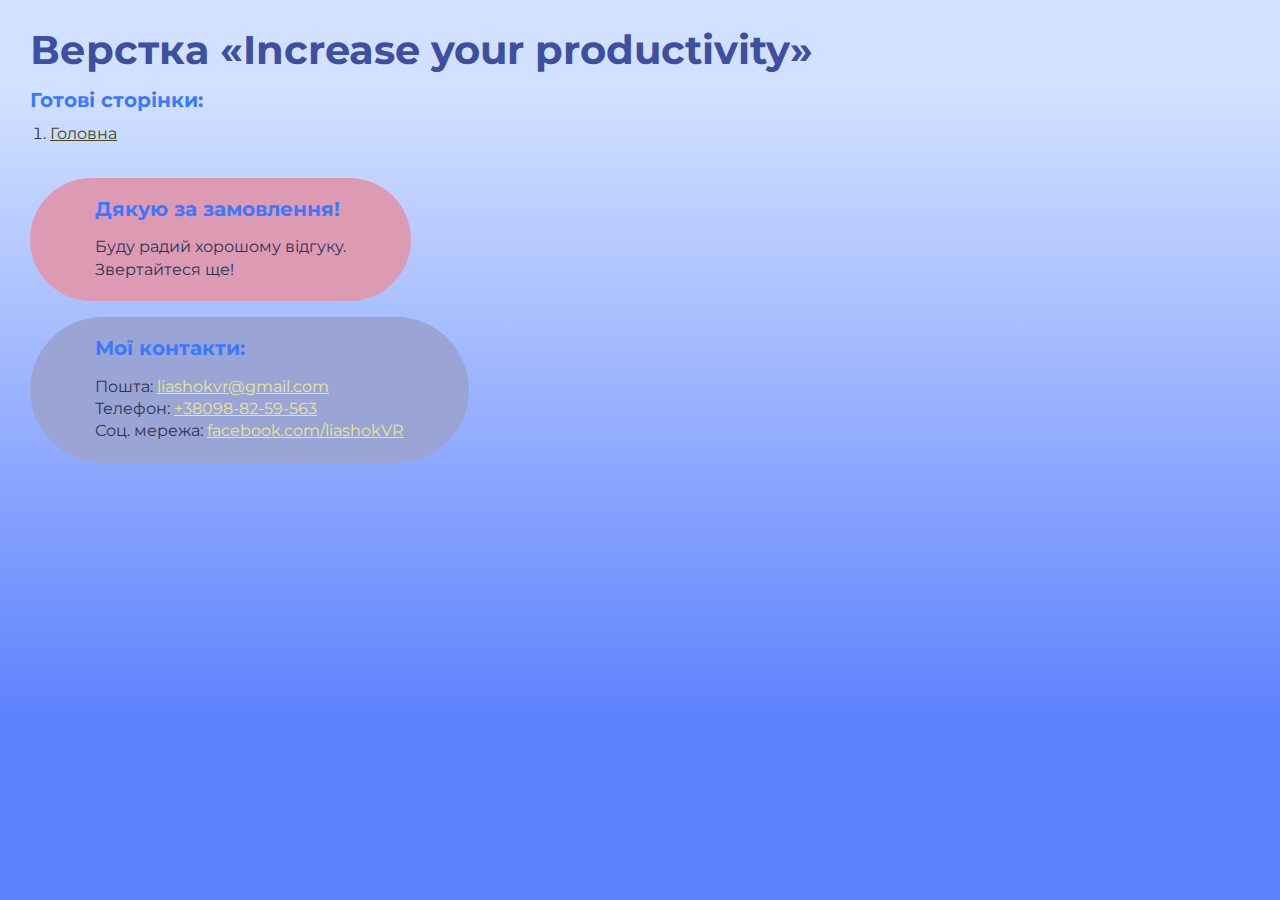
<file: index.html>
<!DOCTYPE html>
<html>

<head>
	<meta charset="UTF-8" />
	<meta name="viewport" content="width=device-width, initial-scale=1.0" />
	<title>Верстка «Increase your productivity»</title>
</head>

<body>
	<div class="rootpage">
		<h1>Верстка «Increase your productivity»</h1>

		<h2>Готові сторінки:</h2>
		<ol class="rootpage__list">
			<li><a target="_blank" href="home.html">Головна</a></li>
		</ol>

		<div class="rootpage__tnx">
			<h2>Дякую за замовлення!</h2>
			<p>Буду радий хорошому відгуку.</p>
			<p>Звертайтеся ще!</p>
		</div>
		<div class="rootpage__contacts">
			<h2>Мої контакти:</h2>
			<p>
				Пошта: <a href="mailto:liashokvr@gmail.com">liashokvr@gmail.com</a>
			</p>
			<p>Телефон: <a href="tel:+380988259563">+38098-82-59-563</a></p>
			<p>Соц. мережа: <a href="">facebook.com/liashokVR</a></p>
		</div>
	</div>
</body>
<style>
	@charset "UTF-8";
	@import url("https://fonts.googleapis.com/css?family=Montserrat:regular,700&display=swap");

	*,
	*::before,
	*::after {
		padding: 0px;
		margin: 0px;
		border: 0px;
		box-sizing: border-box;
	}

	html,
	body {
		height: 100%;
		margin: 0;
		padding: 0;
		min-width: 320px;
		width: 100%;
		color: #2d3453;
		background: #d2e1ff;
		background: linear-gradient(180deg, #d2e1ff 10%, #5e81fe 80%);
	}

	body {
		font-family: Montserrat;
		font-size: 100%;
		line-height: 1;
		font-size: 1rem;
	}

	a {
		text-decoration: underline;
		color: #47451e;
	}

	a:visited {
		text-decoration: underline;
		color: #72715e;
	}

	a:hover {
		text-decoration: none;
	}

	ul li {
		list-style: none;
	}

	img {
		vertical-align: top;
	}

	.wrapper {
		width: 100%;
		min-height: 100%;
		overflow: hidden;
	}

	.rootpage {
		padding: 30px;
		display: flex;
		flex-direction: column;
		align-items: flex-start;
	}

	@media (max-width: 767px) {
		.rootpage {
			padding: 30px 15px;
		}
	}

	h1 {
		color: #3d4f9f;
		font-size: 2.5rem;
		margin: 0px 0px 1.25rem 0px;
	}

	@media (max-width: 767px) {
		h1 {
			font-size: 1.85rem;
			margin: 0px 0px 1.25rem 0px;
		}
	}

	h2 {
		color: #3a79ff;
		font-size: 1.25rem;
		margin: 0px 0px 1rem 0px;
	}

	@media (max-width: 767px) {
		h2 {
			font-size: 1.125rem;
			margin: 0px 0px 1rem 0px;
		}
	}

	.rootpage__info {
		line-height: 140%;
		margin: 0px 0px 1.5rem 0px;
	}

	.rootpage__list {
		margin: 0px 0px 2.25rem 1.25rem;
	}

	.rootpage__list li:not(:last-child) {
		margin: 0px 0px 15px 0px;
	}

	.rootpage__contacts,
	.rootpage__tnx {
		border-radius: 200px;
		padding: 20px 65px;
		line-height: 140%;
	}

	@media (max-width: 767px) {

		.rootpage__contacts,
		.rootpage__tnx {
			border-radius: 40px;
			padding: 20px;
		}
	}

	.rootpage__contacts {
		background: #9aa5d6;
	}

	.rootpage__contacts a {
		color: #ebe691;
	}

	.rootpage__tnx {
		background: rgb(221, 154, 179);
		margin: 0px 0px 1rem 0px;
	}
</style>

</html>
</file>
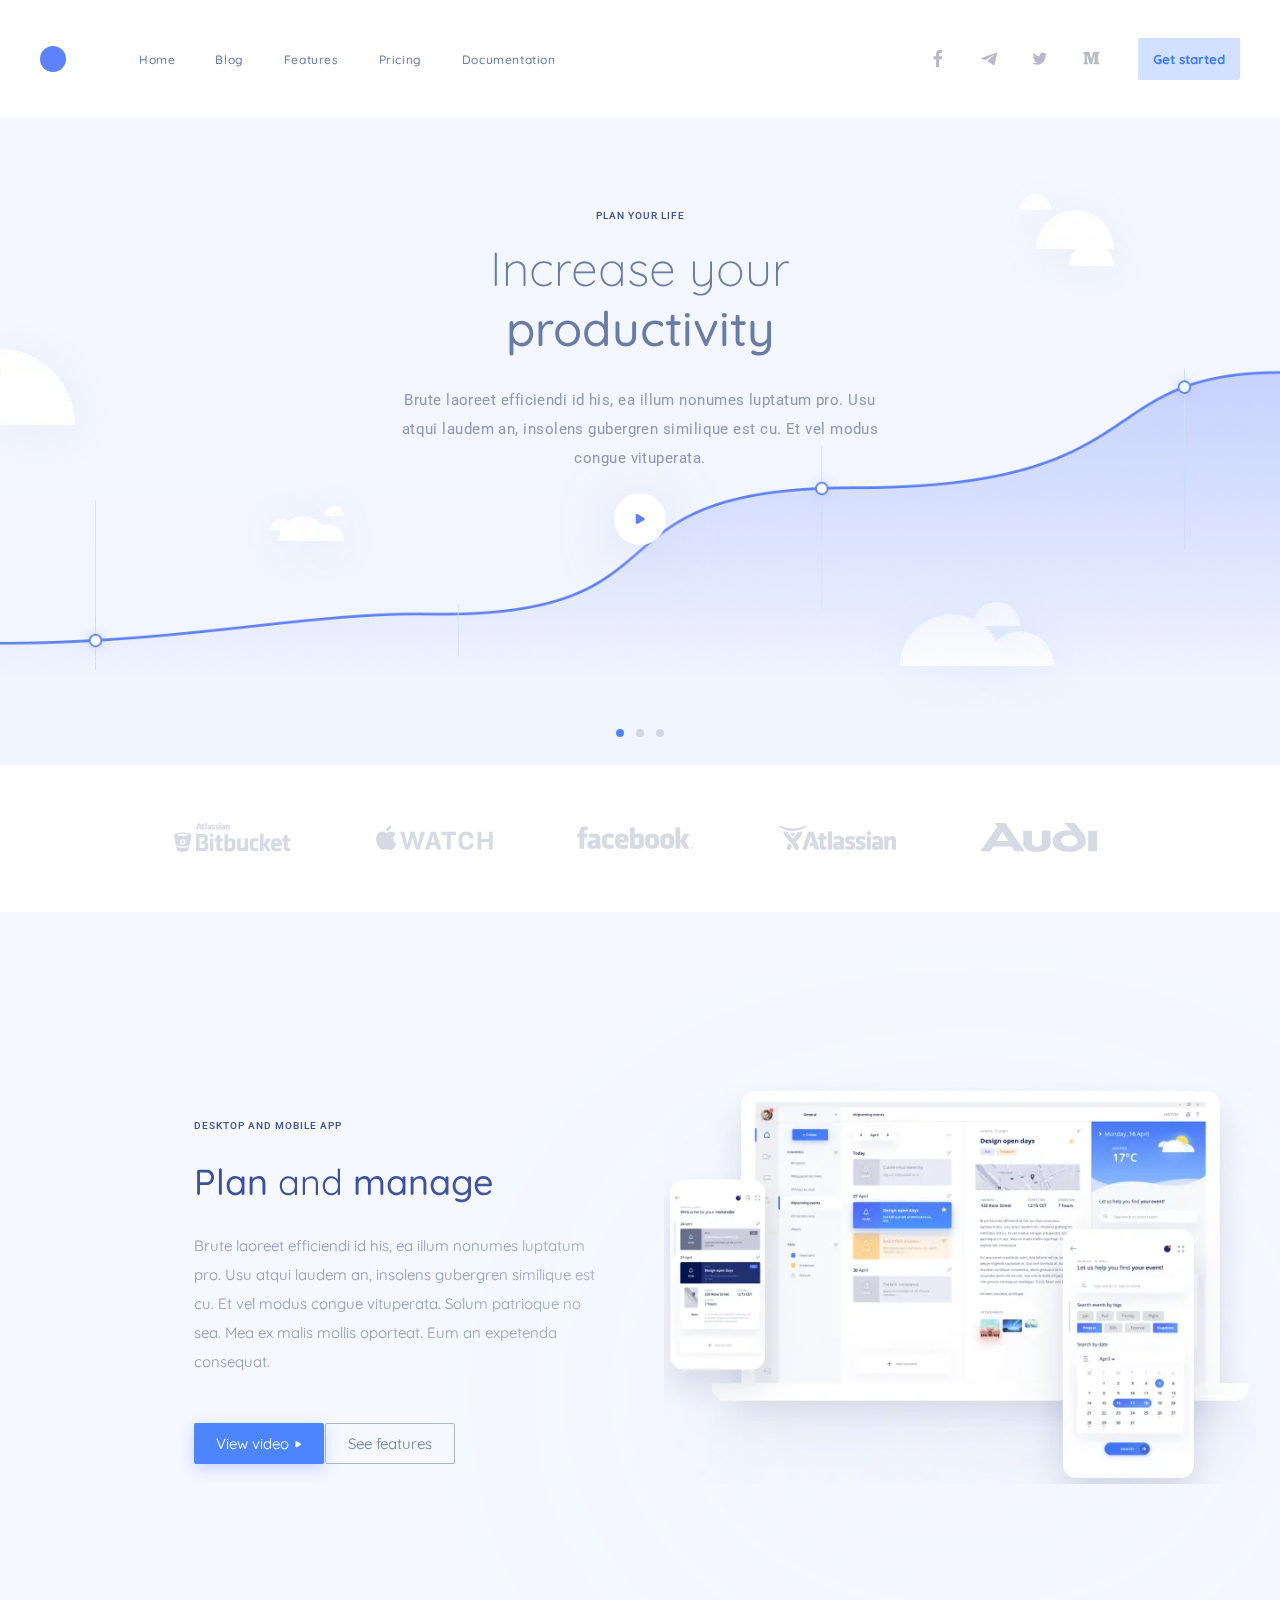
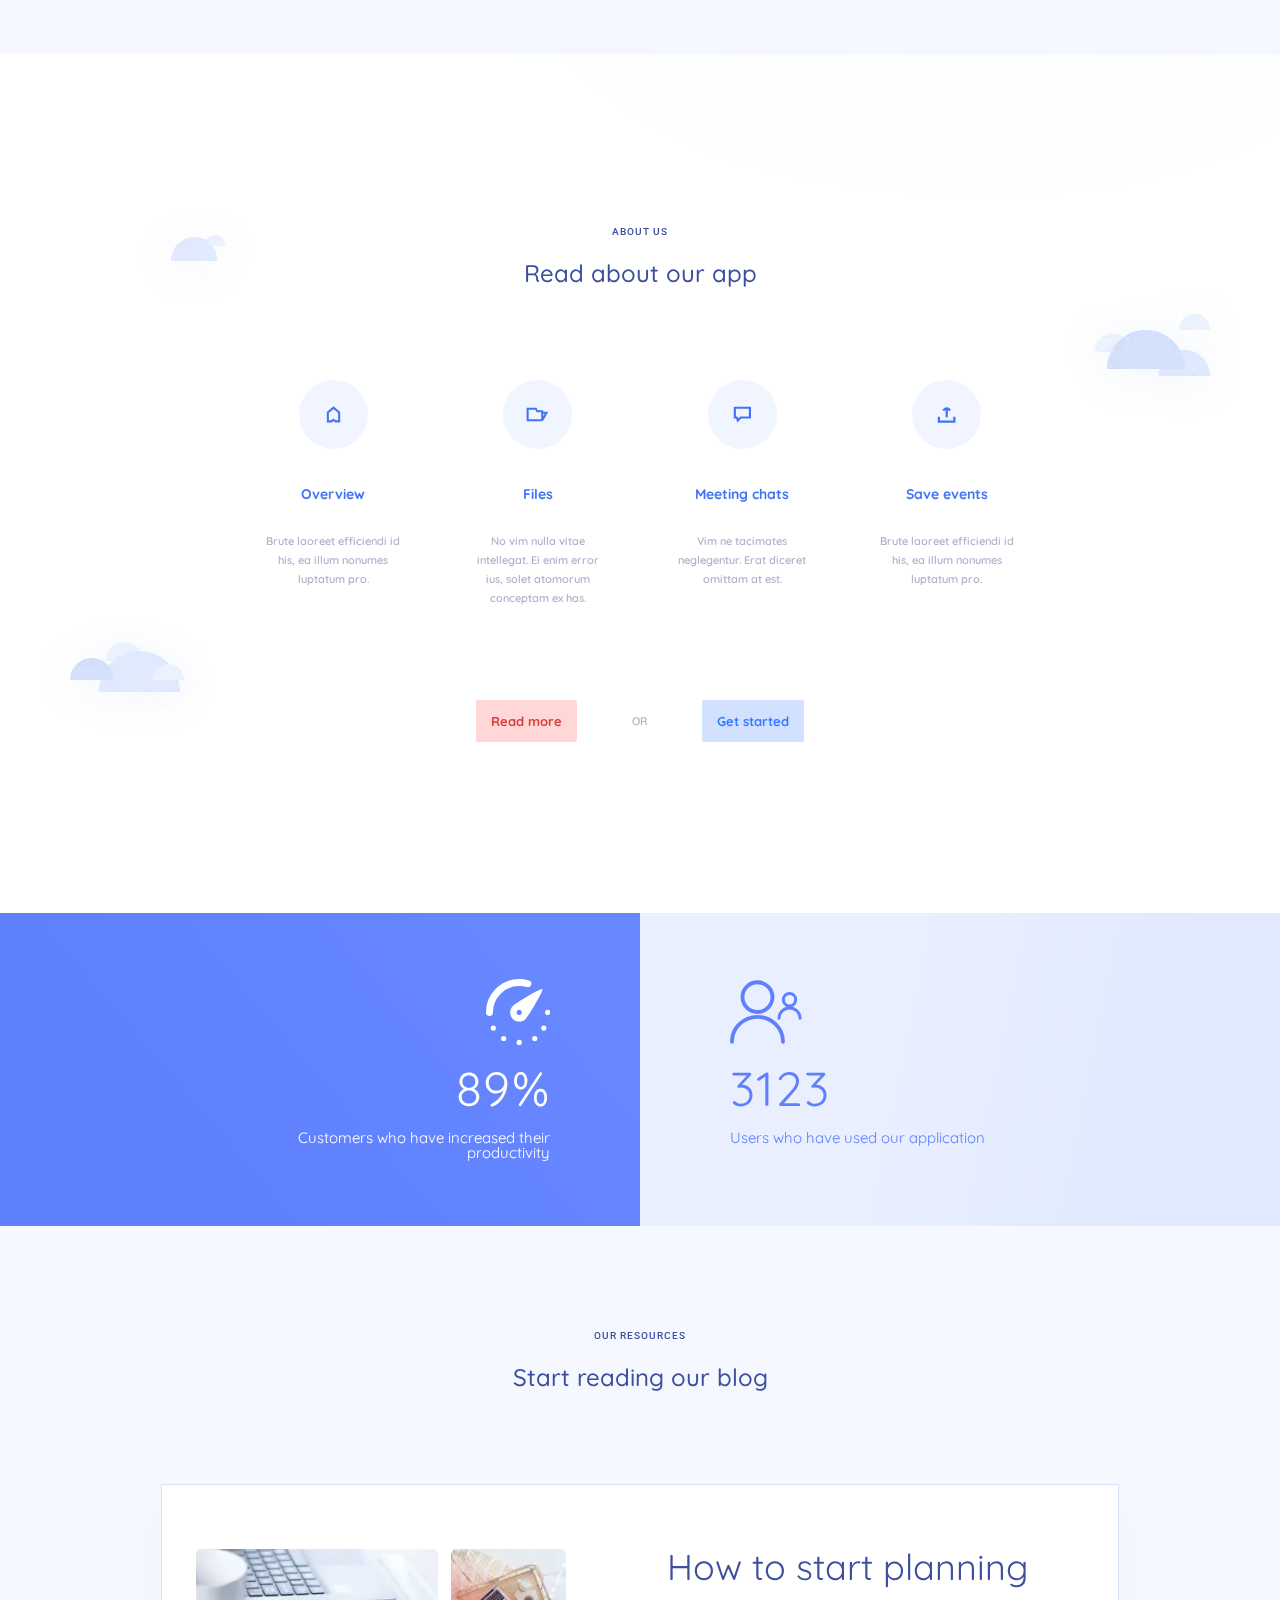
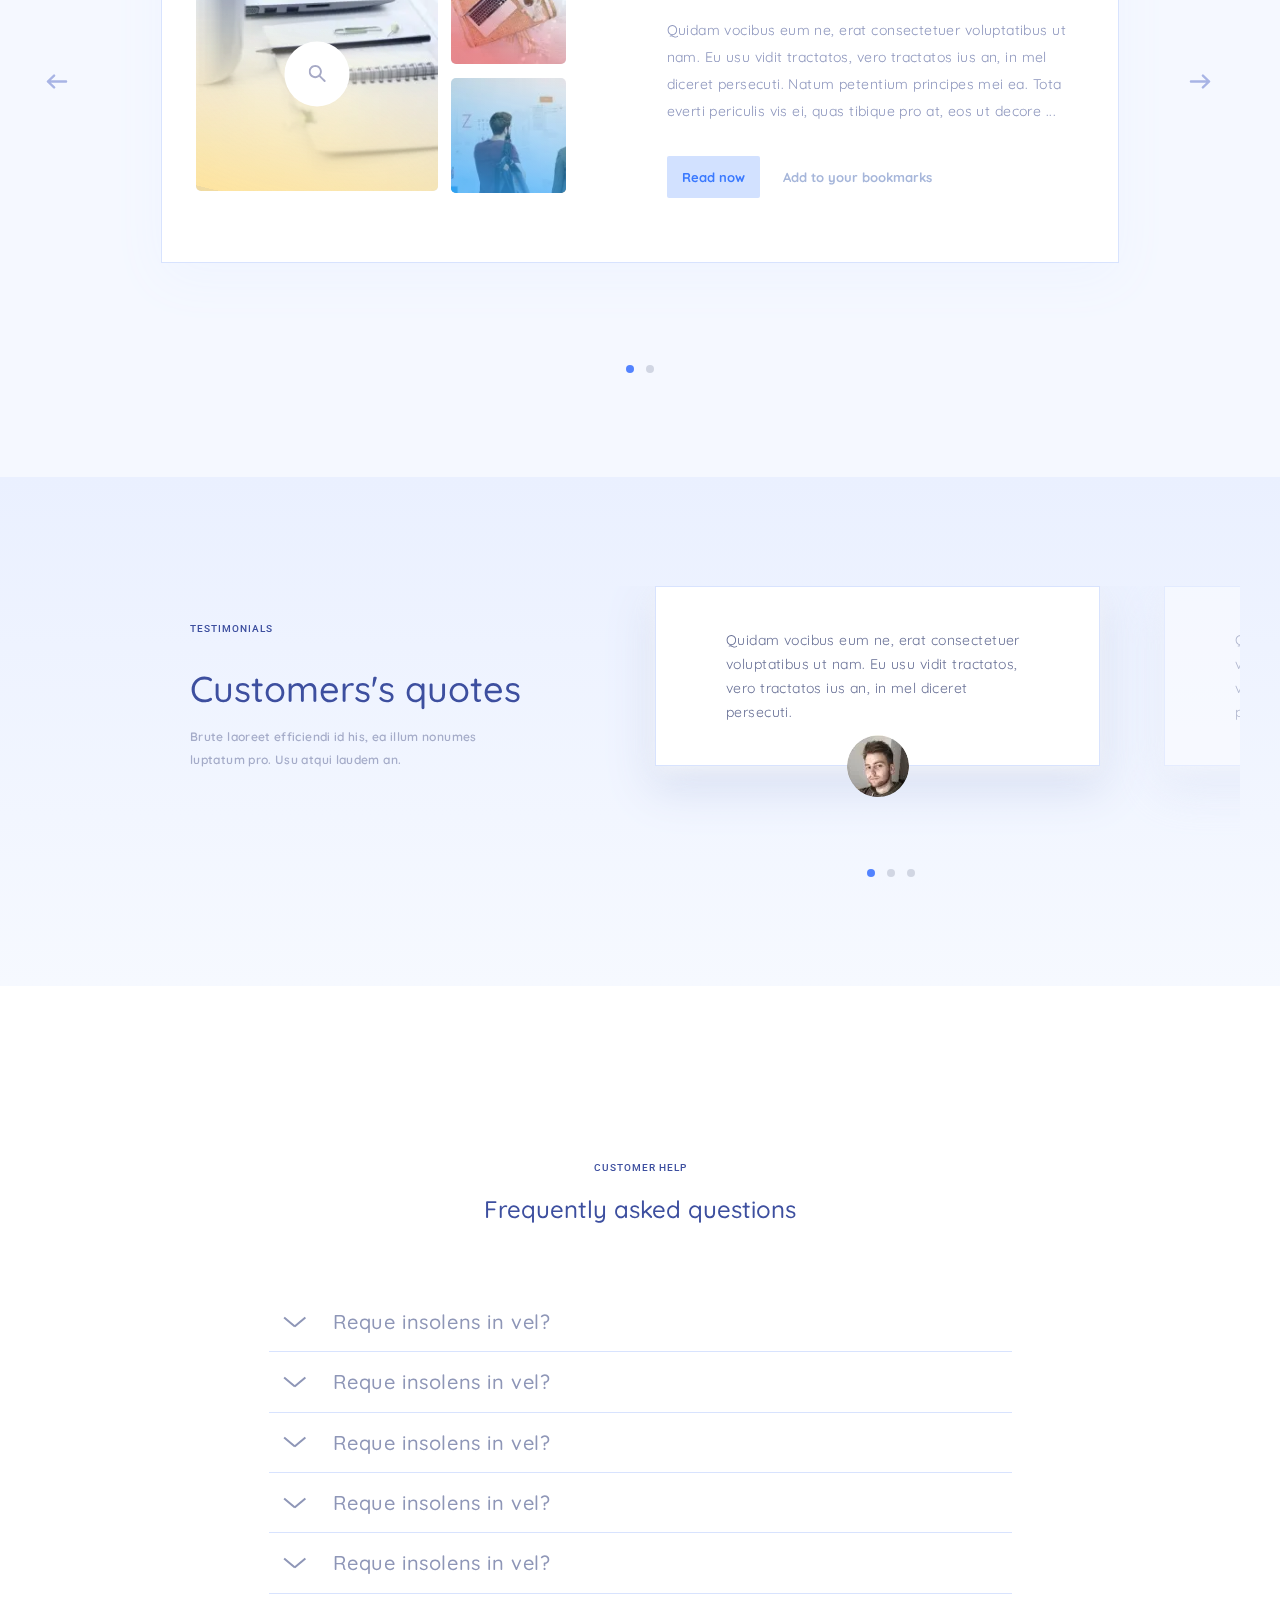
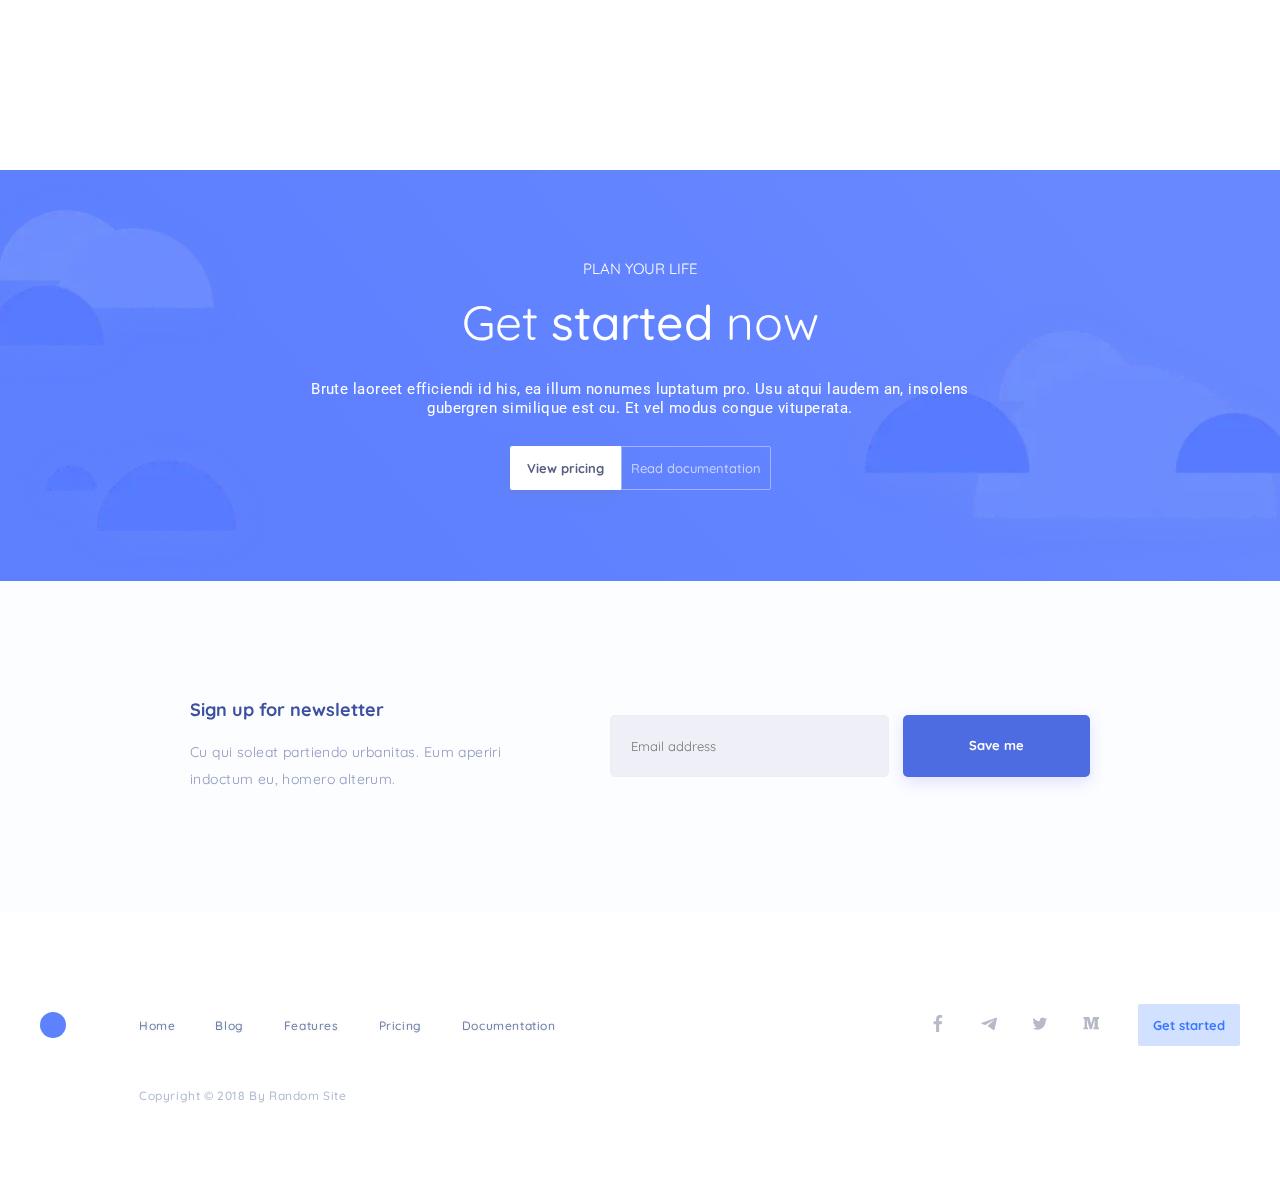
<file: home.html>
<!DOCTYPE html>
<html lang="ru">

<head>
	<title>Main</title>
	<meta charset="UTF-8">
	<meta name="format-detection" content="telephone=no">
	<!-- <style>body{opacity: 0;}</style> -->
	<link rel="stylesheet" href="css/style.min.css?_v=20220625151708">
	<link rel="shortcut icon" href="favicon.ico">
	<!-- <meta name="robots" content="noindex, nofollow"> -->
	<meta name="viewport" content="width=device-width, initial-scale=1.0">
</head>

<body>
	<div class="wrapper">
		<header data-scroll="110" data-scroll-show class="header">
			<div class="header__container">
				<a href="" class="header__logo"></a>
				<div class="header__menu menu">
					<nav class="menu__body">
						<ul class="menu__list">
							<li class="menu__item"><a href="" class="menu__link">Home</a></li>
							<li class="menu__item"><a href="" class="menu__link">Blog</a></li>
							<li class="menu__item"><a href="" class="menu__link">Features</a></li>
							<li class="menu__item"><a href="" class="menu__link">Pricing</a></li>
							<li class="menu__item">
								<a href="" class="menu__link">Documentation</a>
							</li>
						</ul>
					</nav>
				</div>
				<div class="header__block">
					<div data-da=".menu__body, 767.98, last" class="header__social social">
						<a href="" class="social__item">
							<svg class="social__svg">
								<use xlink:href="img/icons/icons.svg#svg-facebook"></use>
							</svg>
						</a>
						<a href="" class="social__item">
							<svg class="social__svg">
								<use xlink:href="img/icons/icons.svg#svg-telegram"></use>
							</svg>
						</a>
						<a href="" class="social__item">
							<svg class="social__svg">
								<use xlink:href="img/icons/icons.svg#svg-twitter"></use>
							</svg>
						</a>
						<a href="" class="social__item">
							<svg class="social__svg">
								<use xlink:href="img/icons/icons.svg#svg-medium"></use>
							</svg>
						</a>
					</div>
					<a href="" class="header__button button">Get started</a>
				</div>
				<button type="button" class="menu__icon icon-menu"><span></span></button>
			</div>
		</header>

		<main class="page">
			<section class="page__main main">
				<!-- Оболочка слайдера -->
				<div class="main__slider swiper">
					<!-- Двигающееся часть слайдера -->
					<div class="main__wrapper swiper-wrapper">
						<!-- Слайд -->
						<div class="main__slide swiper-slide slide-main">
							<div class="slide-main__body">
								<div class="slide-main__container">
									<div class="slide-main__content">
										<div class="slide-main__subtitle subtitle">
											PLAN YOUR LIFE
										</div>
										<h1 class="slide-main__title">
											Increase your <span>productivity</span>
										</h1>
										<div class="slide-main__text">
											Brute laoreet efficiendi id his, ea illum nonumes
											luptatum pro. Usu atqui laudem an, insolens gubergren
											similique est cu. Et vel modus congue vituperata.
										</div>
										<a href="#" data-popup="#video" data-popup-youtube="hEiV0jyCcUc" class="slide-main__button">
											<svg class="slide-main__svg">
												<use xlink:href="img/icons/icons.svg#svg-triangle"></use>
											</svg>
										</a>
									</div>
								</div>
							</div>
							<div class="slide-main__media media-main">
								<div class="media-main__clouds">
									<picture><source srcset="img/main/01.webp" type="image/webp"><img data-prlx-mouse data-prlx-cx="20" data-prlx-dxy class="media-main__cloud media-main__cloud-1" src="img/main/01.png" alt="" /></picture>
									<picture><source srcset="img/main/02.webp" type="image/webp"><img data-prlx-mouse data-prlx-cy="40" data-prlx-cx="60" class="media-main__cloud media-main__cloud-2" src="img/main/02.png" alt="" /></picture>
									<picture><source srcset="img/main/03.webp" type="image/webp"><img data-prlx-mouse data-prlx-cy="120" data-prlx-cx="80" data-prlx-dxr class="media-main__cloud media-main__cloud-3" src="img/main/03.png" alt="" /></picture>
									<picture><source srcset="img/main/04.webp" type="image/webp"><img data-prlx-mouse data-prlx-cy="100" data-prlx-cx="40" data-prlx-dxy class="media-main__cloud media-main__cloud-4" src="img/main/04.png" alt="" /></picture>
								</div>
								<div id="main__bottom-image" class="media-main__bottom">
									<picture><source srcset="img/main/bottom.webp" type="image/webp"><img src="img/main/bottom.png" alt="Bottom" /></picture>
								</div>
							</div>
						</div>
						<div class="main__slide swiper-slide slide-main">
							<div class="slide-main__body">
								<div class="slide-main__container">
									<div class="slide-main__content">
										<div class="slide-main__subtitle">PLAN YOUR LIFE</div>
										<h1 class="slide-main__title">
											Increase your <span>productivity</span>
										</h1>
										<div class="slide-main__text">
											Brute laoreet efficiendi id his, ea illum nonumes
											luptatum pro. Usu atqui laudem an, insolens gubergren
											similique est cu. Et vel modus congue vituperata.
										</div>
										<a href="" class="slide-main__button">
											<svg class="slide-main__svg">
												<use xlink:href="img/icons/icons.svg#svg-triangle"></use>
											</svg>
										</a>
									</div>
								</div>
							</div>
							<div class="slide-main__media media-main">
								<div class="media-main__clouds">
									<picture><source srcset="img/main/01.webp" type="image/webp"><img data-prlx-mouse data-prlx-cx="20" data-prlx-dxy class="media-main__cloud media-main__cloud-1" src="img/main/01.png" alt="" /></picture>
									<picture><source srcset="img/main/02.webp" type="image/webp"><img data-prlx-mouse data-prlx-cy="40" data-prlx-cx="60" class="media-main__cloud media-main__cloud-2" src="img/main/02.png" alt="" /></picture>
									<picture><source srcset="img/main/03.webp" type="image/webp"><img data-prlx-mouse data-prlx-cy="120" data-prlx-cx="80" data-prlx-dxr class="media-main__cloud media-main__cloud-3" src="img/main/03.png" alt="" /></picture>
									<picture><source srcset="img/main/04.webp" type="image/webp"><img data-prlx-mouse data-prlx-cy="100" data-prlx-cx="40" data-prlx-dxy class="media-main__cloud media-main__cloud-4" src="img/main/04.png" alt="" /></picture>
								</div>
								<div id="main__bottom-image" class="media-main__bottom">
									<picture><source srcset="img/main/bottom.webp" type="image/webp"><img src="img/main/bottom.png" alt="Bottom" /></picture>
								</div>
							</div>
						</div>
						<div class="main__slide swiper-slide slide-main">
							<div class="slide-main__body">
								<div class="slide-main__container">
									<div class="slide-main__content">
										<div class="slide-main__subtitle">PLAN YOUR LIFE</div>
										<h1 class="slide-main__title">
											Increase your <span>productivity</span>
										</h1>
										<div class="slide-main__text">
											Brute laoreet efficiendi id his, ea illum nonumes
											luptatum pro. Usu atqui laudem an, insolens gubergren
											similique est cu. Et vel modus congue vituperata.
										</div>
										<a href="" class="slide-main__button">
											<svg class="slide-main__svg">
												<use xlink:href="img/icons/icons.svg#svg-triangle"></use>
											</svg>
										</a>
									</div>
								</div>
							</div>
							<div class="slide-main__media media-main">
								<div class="media-main__clouds">
									<picture><source srcset="img/main/01.webp" type="image/webp"><img data-prlx-mouse data-prlx-cx="20" data-prlx-dxy class="media-main__cloud media-main__cloud-1" src="img/main/01.png" alt="" /></picture>
									<picture><source srcset="img/main/02.webp" type="image/webp"><img data-prlx-mouse data-prlx-cy="40" data-prlx-cx="60" class="media-main__cloud media-main__cloud-2" src="img/main/02.png" alt="" /></picture>
									<picture><source srcset="img/main/03.webp" type="image/webp"><img data-prlx-mouse data-prlx-cy="120" data-prlx-cx="80" data-prlx-dxr class="media-main__cloud media-main__cloud-3" src="img/main/03.png" alt="" /></picture>
									<picture><source srcset="img/main/04.webp" type="image/webp"><img data-prlx-mouse data-prlx-cy="100" data-prlx-cx="40" data-prlx-dxy class="media-main__cloud media-main__cloud-4" src="img/main/04.png" alt="" /></picture>
								</div>
								<div id="main__bottom-image" class="media-main__bottom">
									<picture><source srcset="img/main/bottom.webp" type="image/webp"><img src="img/main/bottom.png" alt="Bottom" /></picture>
								</div>
							</div>
						</div>
					</div>
					<!-- Если нужна пагинация -->
					<div class="swiper-pagination"></div>
				</div>
			</section>
			<div class="page__logos logos">
				<div class="logos__container">
					<div class="logos__body">
						<div class="logos__item">
							<svg class="logos__svg">
								<use xlink:href="img/icons/icons.svg#svg-bitbucket"></use>
							</svg>
						</div>
						<div class="logos__item">
							<svg class="logos__svg">
								<use xlink:href="img/icons/icons.svg#svg-apple-watch"></use>
							</svg>
						</div>
						<div class="logos__item">
							<svg class="logos__svg">
								<use xlink:href="img/icons/icons.svg#svg-facebookLogo"></use>
							</svg>
						</div>
						<div class="logos__item">
							<svg class="logos__svg">
								<use xlink:href="img/icons/icons.svg#svg-atlassian"></use>
							</svg>
						</div>
						<div class="logos__item">
							<svg class="logos__svg">
								<use xlink:href="img/icons/icons.svg#svg-audi"></use>
							</svg>
						</div>
					</div>
				</div>
			</div>
			<section class="page__plan plan">
				<div class="plan__container">
					<div class="plan__content">
						<div class="plan__body">
							<h3 class="plan__subtitle subtitle">DESKTOP AND MOBILE APP</h3>
							<h2 class="plan__title">
								<span>Plan</span> and <span>manage</span>
							</h2>
							<div class="plan__text">
								Brute laoreet efficiendi id his, ea illum nonumes luptatum
								pro. Usu atqui laudem an, insolens gubergren similique est cu.
								Et vel modus congue vituperata. Solum patrioque no sea. Mea ex
								malis mollis oporteat. Eum an expetenda consequat.
							</div>
							<div class="plan__buttons">
								<a href="" class="plan__button button__arrow"><span>View video</span>
									<svg class="plan__svg">
										<use xlink:href="img/icons/icons.svg#svg-triangle"></use>
									</svg>
								</a>
								<a href="" class="plan__button button__transparent">See features</a>
							</div>
						</div>
					</div>
					<div class="plan__image-ibg">
						<picture><source srcset="img/plan/01.webp" type="image/webp"><img src="img/plan/01.png" alt="" /></picture>
					</div>
				</div>
			</section>
			<section class="page__about about">
				<div class="about__container">
					<div class="about__body">
						<div class="about__header">
							<h3 class="about__subtitle subtitle">ABOUT US</h3>
							<h2 class="about__title">Read about our app</h2>
						</div>
						<div class="about__items">
							<div class="about__item item-about">
								<div class="item-about__icon">
									<svg class="item-about__svg">
										<use xlink:href="img/icons/icons.svg#svg-overview"></use>
									</svg>
								</div>
								<div class="item-about__label">Overview</div>
								<div class="item-about__text">
									Brute laoreet efficiendi id his, ea illum nonumes luptatum
									pro.
								</div>
							</div>
							<div class="about__item item-about">
								<div class="item-about__icon">
									<svg class="item-about__svg">
										<use xlink:href="img/icons/icons.svg#svg-files"></use>
									</svg>
								</div>
								<div class="item-about__label">Files</div>
								<div class="item-about__text">
									No vim nulla vitae intellegat. Ei enim error ius, solet
									atomorum conceptam ex has.
								</div>
							</div>
							<div class="about__item item-about">
								<div class="item-about__icon">
									<svg class="item-about__svg">
										<use xlink:href="img/icons/icons.svg#svg-chats"></use>
									</svg>
								</div>
								<div class="item-about__label">Meeting chats</div>
								<div class="item-about__text">
									Vim ne tacimates neglegentur. Erat diceret omittam at est.
								</div>
							</div>
							<div class="about__item item-about">
								<div class="item-about__icon">
									<svg class="item-about__svg">
										<use xlink:href="img/icons/icons.svg#svg-events"></use>
									</svg>
								</div>
								<div class="item-about__label">Save events</div>
								<div class="item-about__text">
									Brute laoreet efficiendi id his, ea illum nonumes luptatum
									pro.
								</div>
							</div>
						</div>
						<div class="about__buttons buttons-about">
							<a href="" class="buttons-about__button button-red">Read more</a>
							<span>or</span>
							<a href="" class="buttons-about__button button">Get started</a>
						</div>
					</div>
					<div class="about__clouds">
						<div data-prlx-mouse class="about__cloud about__cloud-1">
							<picture><source srcset="img/app/01.webp" type="image/webp"><img src="img/app/01.png" alt="Cloud" /></picture>
						</div>
						<div data-prlx-mouse data-prlx-dxr class="about__cloud about__cloud-2">
							<picture><source srcset="img/app/02.webp" type="image/webp"><img src="img/app/02.png" alt="Cloud" /></picture>
						</div>
						<div data-prlx-mouse data-prlx-dyr data-prlx-dxr class="about__cloud about__cloud-3">
							<picture><source srcset="img/app/03.webp" type="image/webp"><img src="img/app/03.png" alt="Cloud" /></picture>
						</div>
					</div>
				</div>
			</section>
			<div data-watch data-watch-once data-watch-threshold="0.5" class="page__achievments achievments">
				<div class="achievment achievment__left">
					<div class="achievment__body">
						<div class="achievment__icon">
							<svg class="achievment__svg" viewBox="0 0 37 38" fill="none" xmlns="http://www.w3.org/2000/svg">
								<path d="M2 19.25C2 9.72309 9.66831 2 19.1277 2C20.8711 2 22.5537 2.26235 24.1387 2.75" stroke="#ffffff" stroke-width="4" stroke-linecap="round" stroke-linejoin="round" />
								<path class="pointer" fill-rule="evenodd" clip-rule="evenodd" d="M15.4415 22.9623C17.4774 25.0126 20.778 25.0126 22.8136 22.9623C24.8492 20.912 33.2765 6.50002 32.5319 5.75002C31.787 5.00002 17.4774 13.4874 15.4415 15.5377C13.4059 17.5879 13.4059 20.912 15.4415 22.9623ZM19.1273 20.75C19.9501 20.75 20.6168 20.0785 20.6168 19.25C20.6168 18.4216 19.9501 17.75 19.1273 17.75C18.3048 17.75 17.6381 18.4216 17.6381 19.25C17.6381 20.0785 18.3048 20.75 19.1273 20.75Z" fill="#ffffff" />
								<ellipse cx="4.23399" cy="28.25" rx="1.48936" ry="1.5" fill="#ffffff" />
								<ellipse cx="10.1915" cy="34.25" rx="1.48936" ry="1.5" fill="#ffffff" />
								<ellipse cx="19.1275" cy="36.5" rx="1.48936" ry="1.5" fill="#ffffff" />
								<ellipse cx="28.0638" cy="34.25" rx="1.48936" ry="1.5" fill="#ffffff" />
								<ellipse cx="33.2767" cy="28.25" rx="1.48936" ry="1.5" fill="#ffffff" />
								<ellipse cx="35.5106" cy="19.25" rx="1.48936" ry="1.5" fill="#ffffff" />
							</svg>

						</div>
						<div class="achievment__value">
							<span data-digits-counter="5000" class="counter">89</span>%
						</div>
						<div class="achievment__text">
							Customers who have increased their productivity
						</div>
					</div>
				</div>
				<div class="achievment achievment__right">
					<div class="achievment__body">
						<div class="achievment__icon">
							<svg class="achievment__svg">
								<use xlink:href="img/icons/icons.svg#svg-people"></use>
							</svg>
						</div>
						<div class="achievment__value">
							<span data-digits-counter="5000" class="counter">3123</span>
						</div>
						<div class="achievment__text">
							Users who have used our application
						</div>
					</div>
				</div>
			</div>
			<section class="page__start start">
				<div class="start__container">
					<div class="start__header">
						<h3 class="start__subtitle subtitle">OUR RESOURCES</h3>
						<h2 class="start__title">Start reading our blog</h2>
					</div>
					<!-- Оболочка слайдера -->
					<div class="start__slider swiper">
						<!-- Двигающееся часть слайдера -->
						<div class="start__wrapper swiper-wrapper">
							<!-- Слайд -->
							<div class="start__slide swiper-slide slide-start">
								<div class="slide-start__box">
									<div class="slide-start__body">
										<div class="slide-start__media media-start">
											<div class="media-start__big big-media">
												<div class="big-media__image-ibg">
													<picture><source srcset="img/start/01.webp" type="image/webp"><img src="img/start/01.jpg" alt="" /></picture>
												</div>
												<a href="" class="big-media__item">
													<svg class="big-media__svg">
														<use xlink:href="img/icons/icons.svg#svg-search"></use>
													</svg>
												</a>
											</div>
											<div class="media-start__small small-media">

												<div class="small-media__top">
													<div class="small-media__image-ibg">
														<picture><source srcset="img/start/02.webp" type="image/webp"><img src="img/start/02.jpg" alt="" /></picture>
													</div>

												</div>
												<div class="small-media__bottom">
													<div class="small-media__image-ibg">
														<picture><source srcset="img/start/03.webp" type="image/webp"><img src="img/start/03.jpg" alt="" /></picture>
													</div>
												</div>
											</div>
										</div>
										<div class="slide-start__content content-start">
											<div class="content-start__title">How to start planning</div>
											<div class="content-start__text">Quidam vocibus eum ne, erat consectetuer voluptatibus ut nam. Eu usu vidit tractatos, vero tractatos ius an, in mel diceret persecuti. Natum petentium principes mei ea. Tota everti periculis vis ei, quas tibique pro at, eos ut decore ...
											</div>
											<div class="content-start__buttons">
												<a href="" class="content-start__button button">Read now</a>
												<a href="" class="content-start__button content-start__button-transparent">Add to your bookmarks</a>
											</div>
										</div>
									</div>
								</div>

							</div>
							<div class="start__slide swiper-slide slide-start">
								<div class="slide-start__box">
									<div class="slide-start__body">
										<div class="slide-start__media media-start">
											<div class="media-start__big big-media">
												<div class="big-media__image-ibg">
													<picture><source srcset="img/start/01.webp" type="image/webp"><img src="img/start/01.jpg" alt="" /></picture>
												</div>
												<a href="" class="big-media__item">
													<svg class="big-media__svg">
														<use xlink:href="img/icons/icons.svg#svg-search"></use>
													</svg>
												</a>
											</div>
											<div class="media-start__small small-media">

												<div class="small-media__top">
													<div class="small-media__image-ibg">
														<picture><source srcset="img/start/02.webp" type="image/webp"><img src="img/start/02.jpg" alt="" /></picture>
													</div>

												</div>
												<div class="small-media__bottom">
													<div class="small-media__image-ibg">
														<picture><source srcset="img/start/03.webp" type="image/webp"><img src="img/start/03.jpg" alt="" /></picture>
													</div>
												</div>
											</div>
										</div>
										<div class="slide-start__content content-start">
											<div class="content-start__title">How to start planning</div>
											<div class="content-start__text">Quidam vocibus eum ne, erat consectetuer voluptatibus ut nam. Eu usu vidit tractatos, vero tractatos ius an, in mel diceret persecuti. Natum petentium principes mei ea. Tota everti periculis vis ei, quas tibique pro at, eos ut decore ...
											</div>
											<div class="content-start__buttons">
												<a href="" class="content-start__button button">Read now</a>
												<a href="" class="content-start__button content-start__button-transparent">Add to your bookmarks</a>
											</div>
										</div>
									</div>
								</div>

							</div>

						</div>
						<div class="start__slider-buttons">
							<button type="button" class="start__slider-prev swiper-button-prev swiper-button">
								<svg class="swiper-button__svg">
									<use xlink:href="img/icons/icons.svg#svg-arrow-prev">
									</use>
								</svg>
							</button>
							<button type="button" class="start__slider-next swiper-button-next swiper-button">
								<svg class="swiper-button__svg">
									<use xlink:href="img/icons/icons.svg#svg-arrow-next">
									</use>
								</svg>
							</button>
						</div>
						<div class="swiper-pagination start__slider-pagination"></div>
					</div>
			</section>
			<section class="page__costumers costumers">
				<div class="costumers__container">
					<div class="costumers__body">
						<div class="costumers__content">
							<h3 class="costumers__subtitle subtitle">TESTIMONIALS</h3>
							<h2 class="costumers__title">Customers's quotes</h2>
							<div class="costumers__text">Brute laoreet efficiendi id his, ea illum nonumes luptatum pro. Usu atqui laudem an.</div>
						</div>
						<!-- Оболочка слайдера -->
						<div class="costumers__slider swiper">
							<!-- Двигающееся часть слайдера -->
							<div class="costumers__wrapper swiper-wrapper">
								<!-- Слайд -->
								<div class="costumers__slide swiper-slide slide-costumers">
									<div class="slide-costumers__body">
										<div class="slide-costumers__text">Quidam vocibus eum ne, erat consectetuer voluptatibus ut nam. Eu usu vidit tractatos, vero tractatos ius an, in mel diceret persecuti.
										</div>
									</div>
									<a href="" class="slide-costumers__image-ibg"><picture><source srcset="img/custumers/01.webp" type="image/webp"><img src="img/custumers/01.jpg" alt="Costumer"></picture></a>
								</div>
								<div class="costumers__slide swiper-slide slide-costumers">
									<div class="slide-costumers__body">
										<div class="slide-costumers__text">Quidam vocibus eum ne, erat consectetuer voluptatibus ut nam. Eu usu vidit tractatos, vero tractatos ius an, in mel diceret persecuti.
										</div>
									</div>
									<a href="" class="slide-costumers__image-ibg"><picture><source srcset="img/custumers/01.webp" type="image/webp"><img src="img/custumers/01.jpg" alt="Costumer"></picture></a>
								</div>
								<div class="costumers__slide swiper-slide slide-costumers">
									<div class="slide-costumers__body">
										<div class="slide-costumers__text">Quidam vocibus eum ne, erat consectetuer voluptatibus ut nam. Eu usu vidit tractatos, vero tractatos ius an, in mel diceret persecuti.
										</div>
									</div>
									<a href="" class="slide-costumers__image-ibg"><picture><source srcset="img/custumers/01.webp" type="image/webp"><img src="img/custumers/01.jpg" alt="Costumer"></picture></a>
								</div>
							</div>

							<div class="swiper-pagination costumers__pagination"></div>

						</div>
					</div>
				</div>
			</section>
			<section class="page__faq faq">
				<div class="faq__container">
					<div class="faq__header">
						<h3 class="faq__subtitle subtitle">Customer help</h3>
						<h2 class="faq__title">Frequently asked questions</h2>
					</div>
					<div data-spollers data-one-spoller class="spollers spollers-faq">
						<div class="spollers__item spollers-faq__item">
							<button type="button" data-spoller class="spollers__title spollers-faq__title">Reque insolens in vel?</button>
							<div class="spollers__body spollers-faq__body">
								<div class="spollers-faq__wrapper">
									<div class="spollers-faq__content">Quidam vocibus eum ne, erat consectetuer voluptatibus ut nam. Eu usu vidit tractatos, vero tractatos ius an, in mel diceret persecuti.
									</div>
									<a href="" class="spollers-faq__button">Go to documentation</a>
								</div>

							</div>
						</div>
						<div class="spollers__item spollers-faq__item">
							<button type="button" data-spoller class="spollers__title spollers-faq__title">Reque insolens in vel?</button>
							<div class="spollers__body spollers-faq__body">
								<div class="spollers-faq__wrapper">
									<div class="spollers-faq__content">Quidam vocibus eum ne, erat consectetuer voluptatibus ut nam. Eu usu vidit tractatos, vero tractatos ius an, in mel diceret persecuti.
									</div>
									<a href="" class="spollers-faq__button">Go to documentation</a>
								</div>

							</div>
						</div>
						<div class="spollers__item spollers-faq__item">
							<button type="button" data-spoller class="spollers__title spollers-faq__title">Reque insolens in vel?</button>
							<div class="spollers__body spollers-faq__body">
								<div class="spollers-faq__wrapper">
									<div class="spollers-faq__content">Quidam vocibus eum ne, erat consectetuer voluptatibus ut nam. Eu usu vidit tractatos, vero tractatos ius an, in mel diceret persecuti.
									</div>
									<a href="" class="spollers-faq__button">Go to documentation</a>
								</div>

							</div>
						</div>
						<div class="spollers__item spollers-faq__item">
							<button type="button" data-spoller class="spollers__title spollers-faq__title">Reque insolens in vel?</button>
							<div class="spollers__body spollers-faq__body">
								<div class="spollers-faq__wrapper">
									<div class="spollers-faq__content">Quidam vocibus eum ne, erat consectetuer voluptatibus ut nam. Eu usu vidit tractatos, vero tractatos ius an, in mel diceret persecuti.
									</div>
									<a href="" class="spollers-faq__button">Go to documentation</a>
								</div>

							</div>
						</div>
						<div class="spollers__item spollers-faq__item">
							<button type="button" data-spoller class="spollers__title spollers-faq__title">Reque insolens in vel?</button>
							<div class="spollers__body spollers-faq__body">
								<div class="spollers-faq__wrapper">
									<div class="spollers-faq__content">Quidam vocibus eum ne, erat consectetuer voluptatibus ut nam. Eu usu vidit tractatos, vero tractatos ius an, in mel diceret persecuti.
									</div>
									<a href="" class="spollers-faq__button">Go to documentation</a>
								</div>

							</div>
						</div>
					</div>
				</div>
			</section>
			<section class="page__getstarted getstarted">
				<div class="getstarted__image-ibg"><picture><source srcset="img/getstarted/clouds.webp" type="image/webp"><img src="img/getstarted/clouds.png" alt="Clouds"></picture></div>
				<div class="getstarted__container">
					<div class="getstarted__header">
						<h3 class="getstarted__subtitle">PLAN YOUR LIFE</h3>
						<h2 class="getstarted__title">Get <span>started</span> now</h2>
					</div>
					<div class="getstarted__content">
						<div class="getstarted__text">Brute laoreet efficiendi id his, ea illum nonumes luptatum pro. Usu atqui laudem an, insolens gubergren similique est cu. Et vel modus congue vituperata.</div>
						<div class="getstarted__buttons">
							<a href="" class="getstarted__button getstarted__button-white">View pricing</a>
							<a href="" class="getstarted__button getstarted__button-transparent">Read documentation</a>
						</div>
					</div>
				</div>
			</section>
			<section class="page__signup signup">
				<div class="signup__container">
					<div class="signup__body">
						<div class="signup__content">
							<h3 class="signup__title">Sign up for newsletter</h3>
							<div class="signup__text">Cu qui soleat partiendo urbanitas. Eum aperiri indoctum eu, homero alterum.</div>
						</div>
						<form action="GET" class="signup__form form-signup">
							<input autocomplete="off" type="email" name="form[]" data-error="Ошибка" placeholder="Email address" class="input form-signup__input">
							<button type="submit" class="button form-signup__button">Save me</button>
						</form>
					</div>
				</div>
			</section>
		</main>
		<footer class="footer">
			<div class="footer__container">
				<div class="footer__body">
					<a href="" class="header__logo"></a>
					<div class="footer__menu menu-foter">
						<nav class="menu-foter__body">
							<ul class="menu-foter__list">
								<li class="menu-foter__item">
									<a href="" class="menu-foter__link">Home</a>
								</li>
								<li class="menu-foter__item">
									<a href="" class="menu-foter__link">Blog</a>
								</li>
								<li class="menu-foter__item">
									<a href="" class="menu-foter__link">Features</a>
								</li>
								<li class="menu-foter__item">
									<a href="" class="menu-foter__link">Pricing</a>
								</li>
								<li class="menu-foter__item">
									<a href="" class="menu-foter__link">Documentation</a>
								</li>
							</ul>
						</nav>
					</div>
					<div class="footer__block">
						<div class="footer__social social">
							<a href="" class="social__item">
								<svg class="social__svg">
									<use xlink:href="img/icons/icons.svg#svg-facebook"></use>
								</svg>
							</a>
							<a href="" class="social__item">
								<svg class="social__svg">
									<use xlink:href="img/icons/icons.svg#svg-telegram"></use>
								</svg>
							</a>
							<a href="" class="social__item">
								<svg class="social__svg">
									<use xlink:href="img/icons/icons.svg#svg-twitter"></use>
								</svg>
							</a>
							<a href="" class="social__item">
								<svg class="social__svg">
									<use xlink:href="img/icons/icons.svg#svg-medium"></use>
								</svg>
							</a>
						</div>
						<a href="" class="footer__button button">Get started</a>
					</div>
				</div>
				<div class="footer__copyright">Copyright © 2018 by Random site</div>
			</div>
		</footer>

	</div>
	<div id="video" aria-hidden="true" class="popup">
		<div class="popup__wrapper">
			<div class="popup__content">
				<button data-close type="button" class="popup__close"></button>
				<div class="popup__text"></div>
			</div>
		</div>
	</div>
	<script src="js/app.min.js?_v=20220625151708"></script>
</body>

</html>
</file>
<file: css/style.min.css>
@charset "UTF-8";@import url(https://fonts.googleapis.com/css?family=Roboto:regular,500&display=swap);@import url(https://fonts.googleapis.com/css?family=Quicksand:300,regular,500,600,700&display=swap);*{padding:0;margin:0;border:0}*,:after,:before{-webkit-box-sizing:border-box;box-sizing:border-box}body,html{height:100%;min-width:320px}body{color:#697ca6;line-height:1;font-family:Quicksand;font-size:.9375rem;-ms-text-size-adjust:100%;-moz-text-size-adjust:100%;-webkit-text-size-adjust:100%;-webkit-font-smoothing:antialiased;-moz-osx-font-smoothing:grayscale}button,input,textarea{font-family:Quicksand;font-size:inherit}button{cursor:pointer;color:inherit;background-color:inherit}a{color:inherit}a:link,a:visited{text-decoration:none}a:hover{text-decoration:none}ul li{list-style:none}img{vertical-align:top}h1,h2,h3,h4,h5,h6{font-weight:inherit;font-size:inherit}.lock body{overflow:hidden;-ms-touch-action:none;touch-action:none}.wrapper{min-height:100%;display:-webkit-box;display:-ms-flexbox;display:flex;-webkit-box-orient:vertical;-webkit-box-direction:normal;-ms-flex-direction:column;flex-direction:column;overflow:hidden}.wrapper>main{-webkit-box-flex:1;-ms-flex:1 1 auto;flex:1 1 auto}.wrapper>*{min-width:0}[class*=__container]{max-width:75rem;-webkit-box-sizing:content-box;box-sizing:content-box;margin:0 auto;padding:0 .9375rem}.button{display:-webkit-inline-box;display:-ms-inline-flexbox;display:inline-flex;white-space:nowrap;padding:.8125rem .9375rem;font-weight:700;font-size:.8125rem;line-height:1.2307692308;color:#3a79ff;border-radius:2px;background-color:#d2e1ff;-webkit-transition:all .8s ease 0s;-o-transition:all .8s ease 0s;transition:all .8s ease 0s}.button._fw{width:100%}.button-red{display:-webkit-inline-box;display:-ms-inline-flexbox;display:inline-flex;white-space:nowrap;padding:.8125rem .9375rem;font-weight:700;font-size:.8125rem;line-height:1.2307692308;color:#d43f3f;border-radius:2px;background-color:#ffd7d7;-webkit-transition:all .8s ease 0s;-o-transition:all .8s ease 0s;transition:all .8s ease 0s}input[type=email],input[type=tel],input[type=text],textarea{-webkit-appearance:none;-moz-appearance:none;appearance:none}.input{width:100%;display:block;padding:1.375rem 20px;border:1px solid #eee}textarea.input{resize:none;padding:0 0}body::after{content:"";background-color:rgba(0,0,0,.5);position:fixed;width:100%;height:100%;top:0;left:0;opacity:0;-webkit-transition:opacity .8s ease 0s;-o-transition:opacity .8s ease 0s;transition:opacity .8s ease 0s;pointer-events:none;z-index:149}.popup-show body::after{opacity:1}.popup{position:fixed;top:0;left:0;bottom:0;right:0;padding:30px 10px;-webkit-transition:visibility .8s ease 0s;-o-transition:visibility .8s ease 0s;transition:visibility .8s ease 0s;visibility:hidden;pointer-events:none}.popup_show{z-index:150;visibility:visible;overflow:auto;pointer-events:auto}.popup_show .popup__content{visibility:visible;-webkit-transform:scale(1);-ms-transform:scale(1);transform:scale(1)}.popup__wrapper{display:-webkit-box;display:-ms-flexbox;display:flex;-webkit-box-orient:vertical;-webkit-box-direction:normal;-ms-flex-direction:column;flex-direction:column;-webkit-box-align:center;-ms-flex-align:center;align-items:center;min-height:100%;-webkit-box-flex:1;-ms-flex:1 1 auto;flex:1 1 auto;width:100%;display:flex;-webkit-box-pack:center;-ms-flex-pack:center;justify-content:center;align-items:center}.popup__content{visibility:hidden;-webkit-transform:scale(0);-ms-transform:scale(0);transform:scale(0);-webkit-transition:-webkit-transform .3s ease 0s;transition:-webkit-transform .3s ease 0s;-o-transition:transform .3s ease 0s;transition:transform .3s ease 0s;transition:transform .3s ease 0s,-webkit-transform .3s ease 0s;background-color:#eee;padding:20px;width:100%;max-width:900px;border-radius:20px}.lock .popup__content{visibility:visible}.popup__close{display:block;position:relative;width:1.5625rem;margin-left:auto;height:1.125rem;cursor:pointer;z-index:5}.popup__close:not(:last-child){margin-bottom:.3125rem}.popup__close::after,.popup__close::before{content:"";-webkit-transition:all .3s ease 0s;-o-transition:all .3s ease 0s;transition:all .3s ease 0s;right:0;position:absolute;width:100%;height:.125rem;background-color:#000}.popup__close::before{-webkit-transform:rotate(-45deg);-ms-transform:rotate(-45deg);transform:rotate(-45deg)}.popup__close::after{-webkit-transform:rotate(45deg);-ms-transform:rotate(45deg);transform:rotate(45deg)}.popup__text{position:relative;padding:0 0 56.25% 0}.popup__text iframe{position:absolute;width:100%;height:100%;top:0;left:0}.spollers{display:-ms-grid;display:grid}.spollers__item{font-size:1.25rem}.spollers__title{width:100%;cursor:default;text-align:left;position:relative;-webkit-transition:all .3s ease 0s;-o-transition:all .3s ease 0s;transition:all .3s ease 0s}._spoller-init .spollers__title{cursor:pointer}._spoller-init .spollers__title::after,._spoller-init .spollers__title::before{content:"";position:absolute;left:1.5rem;top:50%;background-color:#8e96b7;height:2px;width:14px;-webkit-transition:background-color .3s ease 0s,-webkit-transform .5s;transition:background-color .3s ease 0s,-webkit-transform .5s;-o-transition:transform .5s,background-color .3s ease 0s;transition:transform .5s,background-color .3s ease 0s;transition:transform .5s,background-color .3s ease 0s,-webkit-transform .5s}._spoller-init .spollers__title::before{-webkit-transform:translate(-75%,-50%) rotate(40deg);-ms-transform:translate(-75%,-50%) rotate(40deg);transform:translate(-75%,-50%) rotate(40deg)}._spoller-init .spollers__title::after{-webkit-transform:translate(0,-50%) rotate(-40deg);-ms-transform:translate(0,-50%) rotate(-40deg);transform:translate(0,-50%) rotate(-40deg)}._spoller-init .spollers__title._spoller-active{color:#495274}._spoller-init .spollers__title._spoller-active::before{background-color:#495274;-webkit-transform:translateX(-75%) rotate(-40deg);-ms-transform:translateX(-75%) rotate(-40deg);transform:translateX(-75%) rotate(-40deg)}._spoller-init .spollers__title._spoller-active::after{background-color:#495274;-webkit-transform:rotate(40deg);-ms-transform:rotate(40deg);transform:rotate(40deg)}[class*=-ibg]{position:relative}[class*=-ibg] img{position:absolute;width:100%;height:100%;top:0;left:0;-o-object-fit:cover;object-fit:cover}[class*=-ibg_contain] img{-o-object-fit:contain;object-fit:contain}.subtitle{color:#3d4f9f;font-family:Roboto;font-weight:500;font-size:.625rem;letter-spacing:.1em;text-transform:uppercase;line-height:1.2}.swiper-pagination-bullet{width:.5rem;height:.5rem;border-radius:50%;background-color:#d1d6e3;-webkit-transition:all .3s ease 0s;-o-transition:all .3s ease 0s;transition:all .3s ease 0s}.swiper-pagination-bullet-active{background-color:#5283ff}.header._header-scroll{position:fixed;top:-200%;width:100%;background-color:#a0beff;opacity:.95;color:#3f4c6a;height:3.75rem;z-index:5}.header._header-scroll .header__container{padding-top:.3125rem;padding-bottom:0;min-height:3.125rem}.header._header-scroll .social__svg{fill:#fff}.header._header-show{-webkit-transition:all .3s ease 0s;-o-transition:all .3s ease 0s;transition:all .3s ease 0s;top:0}.header__container{display:-webkit-box;display:-ms-flexbox;display:flex;min-height:5rem;-webkit-box-align:center;-ms-flex-align:center;align-items:center;padding-top:1.1875rem;padding-bottom:1.1875rem}@supports (gap:clamp(2.5rem ,-7.3353944332rem + 15.8638592443vw ,4.5625rem)){.header__container{gap:clamp(2.5rem ,-7.3353944332rem + 15.8638592443vw ,4.5625rem)}}@supports not (gap:clamp(2.5rem ,-7.3353944332rem + 15.8638592443vw ,4.5625rem)){.header__container{gap:calc(2.5rem + 2.0625 * (100vw - 61.99875rem)/ 13.00125)}}.header__logo{height:1.625rem;width:1.625rem;-webkit-box-flex:0;-ms-flex:0 0 1.625rem;flex:0 0 1.625rem;border-radius:50%;background-color:#5e81fe;position:relative;z-index:5}.header__menu{-webkit-box-flex:1;-ms-flex:1 1 100%;flex:1 1 100%}.header__block{display:-webkit-box;display:-ms-flexbox;display:flex;-webkit-box-align:center;-ms-flex-align:center;align-items:center}@supports (gap:clamp(1.25rem ,0.8324175824rem + 2.0879120879vw ,2.4375rem)){.header__block{gap:clamp(1.25rem ,.8324175824rem + 2.0879120879vw ,2.4375rem)}}@supports not (gap:clamp(1.25rem ,0.8324175824rem + 2.0879120879vw ,2.4375rem)){.header__block{gap:calc(1.25rem + 1.1875 * (100vw - 20rem)/ 56.875)}}.header__button{position:relative;z-index:5}.menu-open .header__button{background-color:#3d4f9f;color:#fff}.menu__list{display:-webkit-box;display:-ms-flexbox;display:flex;-ms-flex-wrap:wrap;flex-wrap:wrap;-webkit-box-align:center;-ms-flex-align:center;align-items:center;row-gap:.625rem}@supports ((-moz-column-gap:clamp(1.25rem ,-4.710845111rem + 9.6144601481vw ,2.5rem)) or (column-gap:clamp(1.25rem ,-4.710845111rem + 9.6144601481vw ,2.5rem))){.menu__list{-webkit-column-gap:clamp(1.25rem ,-4.710845111rem + 9.6144601481vw ,2.5rem);-moz-column-gap:clamp(1.25rem ,-4.710845111rem + 9.6144601481vw ,2.5rem);column-gap:clamp(1.25rem ,-4.710845111rem + 9.6144601481vw ,2.5rem)}}@supports not ((-moz-column-gap:clamp(1.25rem ,-4.710845111rem + 9.6144601481vw ,2.5rem)) or (column-gap:clamp(1.25rem ,-4.710845111rem + 9.6144601481vw ,2.5rem))){.menu__list{-webkit-column-gap:calc(1.25rem + 1.25 * (100vw - 61.99875rem)/ 13.00125);-moz-column-gap:calc(1.25rem + 1.25 * (100vw - 61.99875rem)/ 13.00125);column-gap:calc(1.25rem + 1.25 * (100vw - 61.99875rem)/ 13.00125)}}.menu__link{font-weight:500;font-size:.75rem;line-height:1.25;letter-spacing:.05em;text-shadow:0 0 5px #e6e6e6;-webkit-transition:all .3s ease 0s;-o-transition:all .3s ease 0s;transition:all .3s ease 0s}.social{display:-webkit-box;display:-ms-flexbox;display:flex}@supports (gap:clamp(0.9375rem ,-5.023345111rem + 9.6144601481vw ,2.1875rem)){.social{gap:clamp(.9375rem ,-5.023345111rem + 9.6144601481vw ,2.1875rem)}}@supports not (gap:clamp(0.9375rem ,-5.023345111rem + 9.6144601481vw ,2.1875rem)){.social{gap:calc(.9375rem + 1.25 * (100vw - 61.99875rem)/ 13.00125)}}.social__svg{max-width:1rem;max-height:1.0625rem;fill:#b6bac7;-webkit-transition:all .3s ease 0s;-o-transition:all .3s ease 0s;transition:all .3s ease 0s}.icon-menu{display:none}@supports (padding-top:clamp(2.5rem ,1.3351648352rem + 5.8241758242vw ,5.8125rem)){.footer{padding-top:clamp(2.5rem ,1.3351648352rem + 5.8241758242vw ,5.8125rem)}}@supports not (padding-top:clamp(2.5rem ,1.3351648352rem + 5.8241758242vw ,5.8125rem)){.footer{padding-top:calc(2.5rem + 3.3125 * (100vw - 20rem)/ 56.875)}}@supports (padding-bottom:clamp(2.5rem ,1.3351648352rem + 5.8241758242vw ,5.8125rem)){.footer{padding-bottom:clamp(2.5rem ,1.3351648352rem + 5.8241758242vw ,5.8125rem)}}@supports not (padding-bottom:clamp(2.5rem ,1.3351648352rem + 5.8241758242vw ,5.8125rem)){.footer{padding-bottom:calc(2.5rem + 3.3125 * (100vw - 20rem)/ 56.875)}}.footer__body{display:-webkit-box;display:-ms-flexbox;display:flex;-webkit-box-align:center;-ms-flex-align:center;align-items:center}@supports (gap:clamp(2.5rem ,-7.3353944332rem + 15.8638592443vw ,4.5625rem)){.footer__body{gap:clamp(2.5rem ,-7.3353944332rem + 15.8638592443vw ,4.5625rem)}}@supports not (gap:clamp(2.5rem ,-7.3353944332rem + 15.8638592443vw ,4.5625rem)){.footer__body{gap:calc(2.5rem + 2.0625 * (100vw - 61.99875rem)/ 13.00125)}}@supports (margin-bottom:clamp(1.5625rem ,1.1888736264rem + 1.8681318681vw ,2.625rem)){.footer__body:not(:last-child){margin-bottom:clamp(1.5625rem ,1.1888736264rem + 1.8681318681vw ,2.625rem)}}@supports not (margin-bottom:clamp(1.5625rem ,1.1888736264rem + 1.8681318681vw ,2.625rem)){.footer__body:not(:last-child){margin-bottom:calc(1.5625rem + 1.0625 * (100vw - 20rem)/ 56.875)}}.footer__body .header__logo{z-index:1}.footer__block{display:-webkit-box;display:-ms-flexbox;display:flex;-webkit-box-align:center;-ms-flex-align:center;align-items:center}@supports (gap:clamp(1.25rem ,0.8324175824rem + 2.0879120879vw ,2.4375rem)){.footer__block{gap:clamp(1.25rem ,.8324175824rem + 2.0879120879vw ,2.4375rem)}}@supports not (gap:clamp(1.25rem ,0.8324175824rem + 2.0879120879vw ,2.4375rem)){.footer__block{gap:calc(1.25rem + 1.1875 * (100vw - 20rem)/ 56.875)}}.footer__copyright{font-weight:500;font-size:.75rem;line-height:1.25;letter-spacing:.05em;text-transform:capitalize;color:#aeb8d0}.menu-foter__list{display:-webkit-box;display:-ms-flexbox;display:flex;-ms-flex-wrap:wrap;flex-wrap:wrap;-webkit-box-align:center;-ms-flex-align:center;align-items:center;row-gap:.625rem}@supports ((-moz-column-gap:clamp(1.25rem ,-4.710845111rem + 9.6144601481vw ,2.5rem)) or (column-gap:clamp(1.25rem ,-4.710845111rem + 9.6144601481vw ,2.5rem))){.menu-foter__list{-webkit-column-gap:clamp(1.25rem ,-4.710845111rem + 9.6144601481vw ,2.5rem);-moz-column-gap:clamp(1.25rem ,-4.710845111rem + 9.6144601481vw ,2.5rem);column-gap:clamp(1.25rem ,-4.710845111rem + 9.6144601481vw ,2.5rem)}}@supports not ((-moz-column-gap:clamp(1.25rem ,-4.710845111rem + 9.6144601481vw ,2.5rem)) or (column-gap:clamp(1.25rem ,-4.710845111rem + 9.6144601481vw ,2.5rem))){.menu-foter__list{-webkit-column-gap:calc(1.25rem + 1.25 * (100vw - 61.99875rem)/ 13.00125);-moz-column-gap:calc(1.25rem + 1.25 * (100vw - 61.99875rem)/ 13.00125);column-gap:calc(1.25rem + 1.25 * (100vw - 61.99875rem)/ 13.00125)}}.menu-foter__link{font-weight:500;font-size:.75rem;line-height:1.25;letter-spacing:.05em;text-shadow:0 0 5px #e6e6e6;-webkit-transition:all .3s ease 0s;-o-transition:all .3s ease 0s;transition:all .3s ease 0s}@supports (padding-top:clamp(1.875rem ,1.2596153846rem + 3.0769230769vw ,3.625rem)){.page__logos{padding-top:clamp(1.875rem ,1.2596153846rem + 3.0769230769vw ,3.625rem)}}@supports not (padding-top:clamp(1.875rem ,1.2596153846rem + 3.0769230769vw ,3.625rem)){.page__logos{padding-top:calc(1.875rem + 1.75 * (100vw - 20rem)/ 56.875)}}@supports (padding-bottom:clamp(1.875rem ,1.2596153846rem + 3.0769230769vw ,3.625rem)){.page__logos{padding-bottom:clamp(1.875rem ,1.2596153846rem + 3.0769230769vw ,3.625rem)}}@supports not (padding-bottom:clamp(1.875rem ,1.2596153846rem + 3.0769230769vw ,3.625rem)){.page__logos{padding-bottom:calc(1.875rem + 1.75 * (100vw - 20rem)/ 56.875)}}@supports (padding-left:clamp(0.625rem ,-2.6497252747rem + 16.3736263736vw ,9.9375rem)){.page__logos{padding-left:clamp(.625rem ,-2.6497252747rem + 16.3736263736vw ,9.9375rem)}}@supports not (padding-left:clamp(0.625rem ,-2.6497252747rem + 16.3736263736vw ,9.9375rem)){.page__logos{padding-left:calc(.625rem + 9.3125 * (100vw - 20rem)/ 56.875)}}@supports (padding-right:clamp(0.625rem ,-2.6497252747rem + 16.3736263736vw ,9.9375rem)){.page__logos{padding-right:clamp(.625rem ,-2.6497252747rem + 16.3736263736vw ,9.9375rem)}}@supports not (padding-right:clamp(0.625rem ,-2.6497252747rem + 16.3736263736vw ,9.9375rem)){.page__logos{padding-right:calc(.625rem + 9.3125 * (100vw - 20rem)/ 56.875)}}@supports (padding-top:clamp(2.5rem ,-0.3571428571rem + 14.2857142857vw ,10.625rem)){.page__plan{padding-top:clamp(2.5rem ,-.3571428571rem + 14.2857142857vw ,10.625rem)}}@supports not (padding-top:clamp(2.5rem ,-0.3571428571rem + 14.2857142857vw ,10.625rem)){.page__plan{padding-top:calc(2.5rem + 8.125 * (100vw - 20rem)/ 56.875)}}@supports (padding-bottom:clamp(2.5rem ,-0.3571428571rem + 14.2857142857vw ,10.625rem)){.page__plan{padding-bottom:clamp(2.5rem ,-.3571428571rem + 14.2857142857vw ,10.625rem)}}@supports not (padding-bottom:clamp(2.5rem ,-0.3571428571rem + 14.2857142857vw ,10.625rem)){.page__plan{padding-bottom:calc(2.5rem + 8.125 * (100vw - 20rem)/ 56.875)}}@supports (padding-top:clamp(2.5rem ,0.2802197802rem + 11.0989010989vw ,8.8125rem)){.page__about{padding-top:clamp(2.5rem ,.2802197802rem + 11.0989010989vw ,8.8125rem)}}@supports not (padding-top:clamp(2.5rem ,0.2802197802rem + 11.0989010989vw ,8.8125rem)){.page__about{padding-top:calc(2.5rem + 6.3125 * (100vw - 20rem)/ 56.875)}}@supports (padding-bottom:clamp(2.5rem ,-0.3791208791rem + 14.3956043956vw ,10.6875rem)){.page__about{padding-bottom:clamp(2.5rem ,-.3791208791rem + 14.3956043956vw ,10.6875rem)}}@supports not (padding-bottom:clamp(2.5rem ,-0.3791208791rem + 14.3956043956vw ,10.6875rem)){.page__about{padding-bottom:calc(2.5rem + 8.1875 * (100vw - 20rem)/ 56.875)}}@supports (padding-top:clamp(2.5rem ,1.0934065934rem + 7.032967033vw ,6.5rem)){.page__start{padding-top:clamp(2.5rem ,1.0934065934rem + 7.032967033vw ,6.5rem)}}@supports not (padding-top:clamp(2.5rem ,1.0934065934rem + 7.032967033vw ,6.5rem)){.page__start{padding-top:calc(2.5rem + 4 * (100vw - 20rem)/ 56.875)}}@supports (padding-bottom:clamp(2.5rem ,1.0934065934rem + 7.032967033vw ,6.5rem)){.page__start{padding-bottom:clamp(2.5rem ,1.0934065934rem + 7.032967033vw ,6.5rem)}}@supports not (padding-bottom:clamp(2.5rem ,1.0934065934rem + 7.032967033vw ,6.5rem)){.page__start{padding-bottom:calc(2.5rem + 4 * (100vw - 20rem)/ 56.875)}}@supports (padding-top:clamp(2.5rem ,0.9835164835rem + 7.5824175824vw ,6.8125rem)){.page__costumers{padding-top:clamp(2.5rem ,.9835164835rem + 7.5824175824vw ,6.8125rem)}}@supports not (padding-top:clamp(2.5rem ,0.9835164835rem + 7.5824175824vw ,6.8125rem)){.page__costumers{padding-top:calc(2.5rem + 4.3125 * (100vw - 20rem)/ 56.875)}}@supports (padding-bottom:clamp(2.5rem ,0.9835164835rem + 7.5824175824vw ,6.8125rem)){.page__costumers{padding-bottom:clamp(2.5rem ,.9835164835rem + 7.5824175824vw ,6.8125rem)}}@supports not (padding-bottom:clamp(2.5rem ,0.9835164835rem + 7.5824175824vw ,6.8125rem)){.page__costumers{padding-bottom:calc(2.5rem + 4.3125 * (100vw - 20rem)/ 56.875)}}@supports (padding-top:clamp(2.5rem ,-0.489010989rem + 14.9450549451vw ,11rem)){.page__faq{padding-top:clamp(2.5rem ,-.489010989rem + 14.9450549451vw ,11rem)}}@supports not (padding-top:clamp(2.5rem ,-0.489010989rem + 14.9450549451vw ,11rem)){.page__faq{padding-top:calc(2.5rem + 8.5 * (100vw - 20rem)/ 56.875)}}@supports (padding-bottom:clamp(2.5rem ,-0.489010989rem + 14.9450549451vw ,11rem)){.page__faq{padding-bottom:clamp(2.5rem ,-.489010989rem + 14.9450549451vw ,11rem)}}@supports not (padding-bottom:clamp(2.5rem ,-0.489010989rem + 14.9450549451vw ,11rem)){.page__faq{padding-bottom:calc(2.5rem + 8.5 * (100vw - 20rem)/ 56.875)}}@supports (padding-top:clamp(2.5rem ,1.3791208791rem + 5.6043956044vw ,5.6875rem)){.page__getstarted{padding-top:clamp(2.5rem ,1.3791208791rem + 5.6043956044vw ,5.6875rem)}}@supports not (padding-top:clamp(2.5rem ,1.3791208791rem + 5.6043956044vw ,5.6875rem)){.page__getstarted{padding-top:calc(2.5rem + 3.1875 * (100vw - 20rem)/ 56.875)}}@supports (padding-bottom:clamp(2.5rem ,1.3791208791rem + 5.6043956044vw ,5.6875rem)){.page__getstarted{padding-bottom:clamp(2.5rem ,1.3791208791rem + 5.6043956044vw ,5.6875rem)}}@supports not (padding-bottom:clamp(2.5rem ,1.3791208791rem + 5.6043956044vw ,5.6875rem)){.page__getstarted{padding-bottom:calc(2.5rem + 3.1875 * (100vw - 20rem)/ 56.875)}}@supports (padding-top:clamp(2.5rem ,0.7857142857rem + 8.5714285714vw ,7.375rem)){.page__signup{padding-top:clamp(2.5rem ,.7857142857rem + 8.5714285714vw ,7.375rem)}}@supports not (padding-top:clamp(2.5rem ,0.7857142857rem + 8.5714285714vw ,7.375rem)){.page__signup{padding-top:calc(2.5rem + 4.875 * (100vw - 20rem)/ 56.875)}}@supports (padding-bottom:clamp(2.5rem ,0.7857142857rem + 8.5714285714vw ,7.375rem)){.page__signup{padding-bottom:clamp(2.5rem ,.7857142857rem + 8.5714285714vw ,7.375rem)}}@supports not (padding-bottom:clamp(2.5rem ,0.7857142857rem + 8.5714285714vw ,7.375rem)){.page__signup{padding-bottom:calc(2.5rem + 4.875 * (100vw - 20rem)/ 56.875)}}.main{background:-webkit-gradient(linear,left top,left bottom,from(#f4f7ff),to(#f1f5ff));background:-o-linear-gradient(top,#f4f7ff 0,#f1f5ff 100%);background:linear-gradient(180deg,#f4f7ff 0,#f1f5ff 100%)}.main__slider .swiper-pagination{display:-webkit-box;display:-ms-flexbox;display:flex;gap:.75rem;-webkit-box-align:center;-ms-flex-align:center;align-items:center;-webkit-box-pack:center;-ms-flex-pack:center;justify-content:center;position:relative;-webkit-transform:translate(0,0);-ms-transform:translate(0,0);transform:translate(0,0);bottom:1.75rem}.main__slider .swiper-pagination .swiper-pagination-bullet{width:.5rem;height:.5rem;border-radius:50%;background-color:#d1d6e3;-webkit-transition:all .3s ease 0s;-o-transition:all .3s ease 0s;transition:all .3s ease 0s}.main__slider .swiper-pagination .swiper-pagination-bullet-active{background-color:#5283ff}.slide-main{position:relative}.slide-main__body{position:relative;z-index:2}.slide-main__content{padding:5.75rem 0 13.25rem 0;text-align:center;max-width:36.3125rem;margin:0 auto}.slide-main__subtitle:not(:last-child){margin-bottom:1rem}.slide-main__title{font-weight:300;line-height:1.25}@supports (font-size:clamp(2rem ,1.6483516484rem + 1.7582417582vw ,3rem)){.slide-main__title{font-size:clamp(2rem ,1.6483516484rem + 1.7582417582vw ,3rem)}}@supports not (font-size:clamp(2rem ,1.6483516484rem + 1.7582417582vw ,3rem)){.slide-main__title{font-size:calc(2rem + 1 * (100vw - 20rem)/ 56.875)}}.slide-main__title:not(:last-child){margin-bottom:1.75rem}.slide-main__title span{font-weight:500}.slide-main__text{color:#8d96bd;font-family:Roboto;font-weight:400;letter-spacing:.03em;line-height:1.9333333333;padding:0 2.4375rem}.slide-main__text:not(:last-child){margin-bottom:1.25rem}.slide-main__button{width:3.25rem;height:3.25rem;border-radius:50%;background-color:#fff;display:-webkit-inline-box;display:-ms-inline-flexbox;display:inline-flex;-webkit-box-pack:center;-ms-flex-pack:center;justify-content:center;-webkit-box-align:center;-ms-flex-align:center;align-items:center;-webkit-transition:all .3s ease 0s;-o-transition:all .3s ease 0s;transition:all .3s ease 0s;-webkit-box-shadow:0 10px 50px rgba(201,209,231,.6);box-shadow:0 10px 50px rgba(201,209,231,.6)}.slide-main__svg{width:.6875rem;height:.6875rem;fill:#5e81fe}.media-main{position:absolute;width:100%;height:100%;top:0;left:0}.media-main__clouds{position:absolute;width:100%;height:100%;top:0;left:0;z-index:1}.media-main__cloud{position:absolute}.media-main__cloud-1{left:0;top:29.8245614035%;width:7.5rem;height:10.375rem}.media-main__cloud-2{top:2.25rem;right:9.4444444444%}.media-main__cloud-3{bottom:2.5625rem;right:14.0277777778%}.media-main__cloud-4{bottom:25.9649122807%;left:17.5694444444%}.media-main__bottom{position:absolute;width:100%;height:60.8771929825%;bottom:0;left:0;z-index:1}.media-main__bottom img{max-width:100%}.logos__body{display:-ms-grid;display:grid;grid-template-columns:repeat(auto-fill,minmax(7.3125rem,1fr));-ms-flex-line-pack:center;align-content:center;row-gap:.9375rem}@supports ((-moz-column-gap:clamp(1.25rem ,0.0192307692rem + 6.1538461538vw ,4.75rem)) or (column-gap:clamp(1.25rem ,0.0192307692rem + 6.1538461538vw ,4.75rem))){.logos__body{-webkit-column-gap:clamp(1.25rem ,.0192307692rem + 6.1538461538vw ,4.75rem);-moz-column-gap:clamp(1.25rem ,.0192307692rem + 6.1538461538vw ,4.75rem);column-gap:clamp(1.25rem ,.0192307692rem + 6.1538461538vw ,4.75rem)}}@supports not ((-moz-column-gap:clamp(1.25rem ,0.0192307692rem + 6.1538461538vw ,4.75rem)) or (column-gap:clamp(1.25rem ,0.0192307692rem + 6.1538461538vw ,4.75rem))){.logos__body{-webkit-column-gap:calc(1.25rem + 3.5 * (100vw - 20rem)/ 56.875);-moz-column-gap:calc(1.25rem + 3.5 * (100vw - 20rem)/ 56.875);column-gap:calc(1.25rem + 3.5 * (100vw - 20rem)/ 56.875)}}.logos__svg{max-width:7.3125rem;max-height:1.8125rem;fill:#d6dae5;-webkit-transition:all .3s ease 0s;-o-transition:all .3s ease 0s;transition:all .3s ease 0s}.plan{background:#f5f8ff}.plan__container{display:-webkit-box;display:-ms-flexbox;display:flex}.plan__content{-webkit-box-flex:0;-ms-flex:0 1 50%;flex:0 1 50%;padding-bottom:1.25rem}@supports (padding-top:clamp(0.625rem ,-7.7201831555rem + 13.4602442073vw ,2.375rem)){.plan__content{padding-top:clamp(.625rem ,-7.7201831555rem + 13.4602442073vw ,2.375rem)}}@supports not (padding-top:clamp(0.625rem ,-7.7201831555rem + 13.4602442073vw ,2.375rem)){.plan__content{padding-top:calc(.625rem + 1.75 * (100vw - 61.99875rem)/ 13.00125)}}@supports (padding-left:clamp(0.0000000625rem ,-45.8985069945rem + 74.0313426594vw ,9.625rem)){.plan__content{padding-left:clamp(.0000000625rem ,-45.8985069945rem + 74.0313426594vw ,9.625rem)}}@supports not (padding-left:clamp(0.0000000625rem ,-45.8985069945rem + 74.0313426594vw ,9.625rem)){.plan__content{padding-left:calc(.0000000625rem + 9.6249999375 * (100vw - 61.99875rem)/ 13.00125)}}@supports (padding-right:clamp(0.0000000625rem ,-10.7295208393rem + 17.3060277858vw ,2.25rem)){.plan__content{padding-right:clamp(.0000000625rem ,-10.7295208393rem + 17.3060277858vw ,2.25rem)}}@supports not (padding-right:clamp(0.0000000625rem ,-10.7295208393rem + 17.3060277858vw ,2.25rem)){.plan__content{padding-right:calc(.0000000625rem + 2.2499999375 * (100vw - 61.99875rem)/ 13.00125)}}@supports (margin-bottom:clamp(0.9375rem ,0.6737637363rem + 1.3186813187vw ,1.6875rem)){.plan__subtitle:not(:last-child){margin-bottom:clamp(.9375rem ,.6737637363rem + 1.3186813187vw ,1.6875rem)}}@supports not (margin-bottom:clamp(0.9375rem ,0.6737637363rem + 1.3186813187vw ,1.6875rem)){.plan__subtitle:not(:last-child){margin-bottom:calc(.9375rem + .75 * (100vw - 20rem)/ 56.875)}}.plan__title{line-height:1.25;font-weight:400;color:#3d4f9f}@supports (font-size:clamp(1.75rem ,1.5741758242rem + 0.8791208791vw ,2.25rem)){.plan__title{font-size:clamp(1.75rem ,1.5741758242rem + .8791208791vw ,2.25rem)}}@supports not (font-size:clamp(1.75rem ,1.5741758242rem + 0.8791208791vw ,2.25rem)){.plan__title{font-size:calc(1.75rem + .5 * (100vw - 20rem)/ 56.875)}}@supports (margin-bottom:clamp(0.9375rem ,0.6737637363rem + 1.3186813187vw ,1.6875rem)){.plan__title:not(:last-child){margin-bottom:clamp(.9375rem ,.6737637363rem + 1.3186813187vw ,1.6875rem)}}@supports not (margin-bottom:clamp(0.9375rem ,0.6737637363rem + 1.3186813187vw ,1.6875rem)){.plan__title:not(:last-child){margin-bottom:calc(.9375rem + .75 * (100vw - 20rem)/ 56.875)}}.plan__title span{font-weight:500}.plan__text{color:#8d96bd;line-height:1.9333333333}@supports (margin-bottom:clamp(1.25rem ,0.6565934066rem + 2.967032967vw ,2.9375rem)){.plan__text:not(:last-child){margin-bottom:clamp(1.25rem ,.6565934066rem + 2.967032967vw ,2.9375rem)}}@supports not (margin-bottom:clamp(1.25rem ,0.6565934066rem + 2.967032967vw ,2.9375rem)){.plan__text:not(:last-child){margin-bottom:calc(1.25rem + 1.6875 * (100vw - 20rem)/ 56.875)}}.plan__buttons{display:-webkit-box;display:-ms-flexbox;display:flex;gap:.0625rem}.plan__button{display:-webkit-inline-box;display:-ms-inline-flexbox;display:inline-flex;min-width:8.125rem;-webkit-box-align:center;-ms-flex-align:center;align-items:center;-webkit-box-pack:center;-ms-flex-pack:center;justify-content:center;padding:.8125rem .3125rem;border-radius:.125rem;-webkit-transition:all .3s ease 0s;-o-transition:all .3s ease 0s;transition:all .3s ease 0s}.plan__svg{max-width:.4375rem;max-height:.4375rem;fill:#fff;-webkit-transform:translate(0,15%);-ms-transform:translate(0,15%);transform:translate(0,15%)}.plan__image-ibg{-webkit-filter:drop-shadow(0 100px 150px #f2f6ff);filter:drop-shadow(0 100px 150px #f2f6ff);padding:0 0 32% 0}.plan__image-ibg img{-o-object-fit:contain;object-fit:contain;-o-object-position:top;object-position:top}.button__arrow{background:#4c85ff;-webkit-box-shadow:0 5px 15px rgba(188,199,255,.75);box-shadow:0 5px 15px rgba(188,199,255,.75);color:#fff;gap:.375rem}.button__transparent{-webkit-transition:all .3s ease 0s;-o-transition:all .3s ease 0s;transition:all .3s ease 0s;position:relative}.button__transparent::before{content:"";position:absolute;top:0;left:0;width:100%;height:100%;border:1px solid #adb4d2;border-radius:.125rem;-webkit-transition:opacity .3s,border .3s;-o-transition:opacity .3s,border .3s;transition:opacity .3s,border .3s}.button__transparent::after{content:"";position:absolute;top:0;left:0;width:100%;height:100%;background-color:transparent;border:1px solid #3a79ff;border-radius:.125rem;opacity:0;z-index:-1;-webkit-transform:scaleX(1.1) scaleY(1.3);-ms-transform:scaleX(1.1) scaleY(1.3);transform:scaleX(1.1) scaleY(1.3);-webkit-transition:opacity .3s,-webkit-transform .3s;transition:opacity .3s,-webkit-transform .3s;-o-transition:transform .3s,opacity .3s;transition:transform .3s,opacity .3s;transition:transform .3s,opacity .3s,-webkit-transform .3s}@-webkit-keyframes arrow{0%{-webkit-transform:translate(0,0);transform:translate(0,0)}50%{-webkit-transform:translate(.25rem,0);transform:translate(.25rem,0)}100%{-webkit-transform:translate(0,0);transform:translate(0,0)}}@keyframes arrow{0%{-webkit-transform:translate(0,0);transform:translate(0,0)}50%{-webkit-transform:translate(.25rem,0);transform:translate(.25rem,0)}100%{-webkit-transform:translate(0,0);transform:translate(0,0)}}.about__container{position:relative}.about__body{padding-top:1.9375rem}.about__header{text-align:center}@supports (margin-bottom:clamp(1.5625rem ,0.0899725275rem + 7.3626373626vw ,5.75rem)){.about__header:not(:last-child){margin-bottom:clamp(1.5625rem ,.0899725275rem + 7.3626373626vw ,5.75rem)}}@supports not (margin-bottom:clamp(1.5625rem ,0.0899725275rem + 7.3626373626vw ,5.75rem)){.about__header:not(:last-child){margin-bottom:calc(1.5625rem + 4.1875 * (100vw - 20rem)/ 56.875)}}.about__subtitle:not(:last-child){margin-bottom:1.25rem}.about__title{font-weight:500;font-size:1.5rem;line-height:1.25;color:#3d4f9f}.about__items{display:-ms-grid;display:grid;grid-template-columns:repeat(auto-fill,minmax(8.75rem,1fr));-webkit-box-align:center;-ms-flex-align:center;align-items:center}@supports (gap:clamp(0.9375rem ,-0.1394230769rem + 5.3846153846vw ,4rem)){.about__items{gap:clamp(.9375rem ,-.1394230769rem + 5.3846153846vw ,4rem)}}@supports not (gap:clamp(0.9375rem ,-0.1394230769rem + 5.3846153846vw ,4rem)){.about__items{gap:calc(.9375rem + 3.0625 * (100vw - 20rem)/ 56.875)}}@supports (margin-bottom:clamp(1.5625rem ,0.0899725275rem + 7.3626373626vw ,5.75rem)){.about__items:not(:last-child){margin-bottom:clamp(1.5625rem ,.0899725275rem + 7.3626373626vw ,5.75rem)}}@supports not (margin-bottom:clamp(1.5625rem ,0.0899725275rem + 7.3626373626vw ,5.75rem)){.about__items:not(:last-child){margin-bottom:calc(1.5625rem + 4.1875 * (100vw - 20rem)/ 56.875)}}.about__clouds{position:absolute;width:100%;height:100%;top:0;left:0;z-index:-1}.about__cloud{position:absolute}.about__cloud-1{top:0;left:8.25%}.about__cloud-2{bottom:0;left:0}.about__cloud-3{top:14.364640884%;right:0}.item-about{display:-webkit-box;display:-ms-flexbox;display:flex;-webkit-box-orient:vertical;-webkit-box-direction:normal;-ms-flex-direction:column;flex-direction:column;-webkit-box-pack:start;-ms-flex-pack:start;justify-content:flex-start;-webkit-box-align:center;-ms-flex-align:center;align-items:center;text-align:center;height:100%}.item-about__icon{width:4.3125rem;height:4.3125rem;border-radius:50%;background-color:#f1f5ff;display:-webkit-box;display:-ms-flexbox;display:flex;-webkit-box-pack:center;-ms-flex-pack:center;justify-content:center;-webkit-box-align:center;-ms-flex-align:center;align-items:center;cursor:pointer;-webkit-transition:all .3s ease 0s;-o-transition:all .3s ease 0s;transition:all .3s ease 0s}@supports (margin-bottom:clamp(1.25rem ,0.9642857143rem + 1.4285714286vw ,2.0625rem)){.item-about__icon:not(:last-child){margin-bottom:clamp(1.25rem ,.9642857143rem + 1.4285714286vw ,2.0625rem)}}@supports not (margin-bottom:clamp(1.25rem ,0.9642857143rem + 1.4285714286vw ,2.0625rem)){.item-about__icon:not(:last-child){margin-bottom:calc(1.25rem + .8125 * (100vw - 20rem)/ 56.875)}}.item-about__svg{max-width:1.4375rem;max-height:1.0625rem}.item-about__label{color:#4074f8;font-weight:700;font-size:.875rem;line-height:1.7857142857}.item-about__label:not(:last-child){margin-bottom:1.5625rem}.item-about__text{font-weight:600;font-size:.6875rem;line-height:1.7272727273;color:#adb3cb}.buttons-about{display:-webkit-box;display:-ms-flexbox;display:flex;-webkit-box-align:center;-ms-flex-align:center;align-items:center;-webkit-box-pack:center;-ms-flex-pack:center;justify-content:center}@supports (gap:clamp(0.9375rem ,0.0583791209rem + 4.3956043956vw ,3.4375rem)){.buttons-about{gap:clamp(.9375rem ,.0583791209rem + 4.3956043956vw ,3.4375rem)}}@supports not (gap:clamp(0.9375rem ,0.0583791209rem + 4.3956043956vw ,3.4375rem)){.buttons-about{gap:calc(.9375rem + 2.5 * (100vw - 20rem)/ 56.875)}}.buttons-about span{text-transform:uppercase;font-weight:600;font-size:.6875rem;line-height:1.7272727273;color:#adb3cb}.buttons-about__button{-webkit-box-pack:center;-ms-flex-pack:center;justify-content:center}.achievments{display:-ms-grid;display:grid;-ms-grid-columns:(1fr)[2];grid-template-columns:repeat(2,1fr)}.achievment{padding:4.125rem 5.625rem;display:-webkit-box;display:-ms-flexbox;display:flex;-webkit-box-orient:vertical;-webkit-box-direction:normal;-ms-flex-direction:column;flex-direction:column}.achievment__left{text-align:right;color:#fff;background:-o-linear-gradient(220.68deg,#6888ff 12.77%,#5e80ff 73.11%);background:linear-gradient(229.32deg,#6888ff 12.77%,#5e80ff 73.11%);-webkit-box-align:end;-ms-flex-align:end;align-items:flex-end}.achievment__right{text-align:left;color:#5e80ff;background:-o-linear-gradient(348.52deg,#e9efff 41.56%,#e0e9ff 81.53%);background:linear-gradient(101.48deg,#e9efff 41.56%,#e0e9ff 81.53%);-webkit-box-align:start;-ms-flex-align:start;align-items:flex-start}.achievment__svg{max-width:4.5rem;max-height:4.125rem}._watcher-view .achievment__svg .pointer{-webkit-animation:pointer 5s linear;animation:pointer 5s linear;-webkit-transform-origin:center;-ms-transform-origin:center;transform-origin:center}.achievment__value{line-height:1.7291666667;letter-spacing:.03em}@supports (font-size:clamp(2.25rem ,1.9862637363rem + 1.3186813187vw ,3rem)){.achievment__value{font-size:clamp(2.25rem ,1.9862637363rem + 1.3186813187vw ,3rem)}}@supports not (font-size:clamp(2.25rem ,1.9862637363rem + 1.3186813187vw ,3rem)){.achievment__value{font-size:calc(2.25rem + .75 * (100vw - 20rem)/ 56.875)}}@-webkit-keyframes pointer{0%{-webkit-transform:rotate(0);transform:rotate(0)}100%{-webkit-transform:rotate(360deg);transform:rotate(360deg)}}@keyframes pointer{0%{-webkit-transform:rotate(0);transform:rotate(0)}100%{-webkit-transform:rotate(360deg);transform:rotate(360deg)}}.start{background-color:#f5f8ff}.start__header{text-align:center}@supports (margin-bottom:clamp(1.5625rem ,0.0899725275rem + 7.3626373626vw ,5.75rem)){.start__header:not(:last-child){margin-bottom:clamp(1.5625rem ,.0899725275rem + 7.3626373626vw ,5.75rem)}}@supports not (margin-bottom:clamp(1.5625rem ,0.0899725275rem + 7.3626373626vw ,5.75rem)){.start__header:not(:last-child){margin-bottom:calc(1.5625rem + 4.1875 * (100vw - 20rem)/ 56.875)}}.start__subtitle:not(:last-child){margin-bottom:1.25rem}.start__title{font-weight:500;font-size:1.5rem;line-height:1.25;color:#3d4f9f}.start__slider{position:relative}.start__wrapper{padding:0 0 6.875rem 0}.slide-start__box{background:#fff;border:1px solid #d8e3fe;-webkit-box-shadow:0 15px 50px #eff4ff;box-shadow:0 15px 50px #eff4ff;max-width:59.875rem;margin:0 auto}.slide-start__body{padding:4rem 2.5625rem 4rem 2.125rem;display:-ms-grid;display:grid;-ms-grid-columns:(1fr)[2];grid-template-columns:repeat(2,1fr)}.slide-start__media{padding:0 2.3125rem 0 0}.slide-start__content{padding:0 0 0 1.875rem}.media-start{display:-webkit-box;display:-ms-flexbox;display:flex;gap:.8125rem}.big-media{position:relative;border-radius:5px}.big-media__image-ibg{padding:0 0 100% 0;border-radius:5px;overflow:hidden}.big-media__image-ibg::before{content:"";position:absolute;width:100%;height:100%;top:0;left:0;z-index:1;background:-o-linear-gradient(76.54deg,rgba(255,199,53,.44) 1.89%,rgba(255,227,154,.93) 1.9%,rgba(255,159,90,0) 68.24%);background:linear-gradient(13.46deg,rgba(255,199,53,.44) 1.89%,rgba(255,227,154,.93) 1.9%,rgba(255,159,90,0) 68.24%);-webkit-filter:drop-shadow(0 15px 100px #e5ebf8);filter:drop-shadow(0 15px 100px #e5ebf8)}.big-media__item{position:absolute;top:50%;left:50%;-webkit-transform:translate(-50%,-50%);-ms-transform:translate(-50%,-50%);transform:translate(-50%,-50%);width:4.0625rem;height:4.0625rem;border-radius:50%;background-color:#fff;display:-webkit-box;display:-ms-flexbox;display:flex;-webkit-box-pack:center;-ms-flex-pack:center;justify-content:center;-webkit-box-align:center;-ms-flex-align:center;align-items:center;z-index:2}.big-media__svg{max-width:1.125rem;max-height:1.125rem}.small-media{display:-webkit-box;display:-ms-flexbox;display:flex;-webkit-box-orient:vertical;-webkit-box-direction:normal;-ms-flex-direction:column;flex-direction:column;gap:.875rem}.small-media__top .small-media__image-ibg::before{content:"";position:absolute;width:100%;height:100%;top:0;left:0;z-index:1;background:-o-linear-gradient(62.52deg,rgba(255,53,53,.48) 14.02%,rgba(255,179,90,0) 68%);background:linear-gradient(27.48deg,rgba(255,53,53,.48) 14.02%,rgba(255,179,90,0) 68%);-webkit-filter:drop-shadow(0 15px 100px #e5ebf8);filter:drop-shadow(0 15px 100px #e5ebf8)}.small-media__image-ibg{padding:0 0 100% 0;border-radius:5px;overflow:hidden}.small-media__bottom .small-media__image-ibg::before{content:"";position:absolute;width:100%;height:100%;top:0;left:0;z-index:1;background:-o-linear-gradient(76.51deg,rgba(53,170,255,.68) 11.59%,rgba(90,136,255,0) 96.88%);background:linear-gradient(13.49deg,rgba(53,170,255,.68) 11.59%,rgba(90,136,255,0) 96.88%);-webkit-filter:drop-shadow(0 15px 100px #e5ebf8);filter:drop-shadow(0 15px 100px #e5ebf8)}.content-start__title{color:#3d4f9f}@supports (font-size:clamp(1.75rem ,1.5741758242rem + 0.8791208791vw ,2.25rem)){.content-start__title{font-size:clamp(1.75rem ,1.5741758242rem + .8791208791vw ,2.25rem)}}@supports not (font-size:clamp(1.75rem ,1.5741758242rem + 0.8791208791vw ,2.25rem)){.content-start__title{font-size:calc(1.75rem + .5 * (100vw - 20rem)/ 56.875)}}@supports (margin-bottom:clamp(0.9375rem ,0.5638736264rem + 1.8681318681vw ,2rem)){.content-start__title:not(:last-child){margin-bottom:clamp(.9375rem ,.5638736264rem + 1.8681318681vw ,2rem)}}@supports not (margin-bottom:clamp(0.9375rem ,0.5638736264rem + 1.8681318681vw ,2rem)){.content-start__title:not(:last-child){margin-bottom:calc(.9375rem + 1.0625 * (100vw - 20rem)/ 56.875)}}.content-start__text{font-size:.875rem;line-height:1.9285714286;letter-spacing:.03em;color:#8d96bd}@supports (margin-bottom:clamp(0.9375rem ,0.5858516484rem + 1.7582417582vw ,1.9375rem)){.content-start__text:not(:last-child){margin-bottom:clamp(.9375rem ,.5858516484rem + 1.7582417582vw ,1.9375rem)}}@supports not (margin-bottom:clamp(0.9375rem ,0.5858516484rem + 1.7582417582vw ,1.9375rem)){.content-start__text:not(:last-child){margin-bottom:calc(.9375rem + 1 * (100vw - 20rem)/ 56.875)}}.content-start__buttons{display:-webkit-box;display:-ms-flexbox;display:flex;gap:.5rem;-webkit-box-align:start;-ms-flex-align:start;align-items:flex-start}.content-start__button-transparent{display:-webkit-inline-box;display:-ms-inline-flexbox;display:inline-flex;padding:.8125rem .9375rem;font-weight:700;font-size:.8125rem;line-height:1.2307692308;color:#a6b6da;-webkit-transition:all .3s ease 0s;-o-transition:all .3s ease 0s;transition:all .3s ease 0s}.start__slider-pagination{display:-webkit-box;display:-ms-flexbox;display:flex;gap:.75rem;-ms-flex-wrap:wrap;flex-wrap:wrap;position:absolute;bottom:0;left:50%;-webkit-transform:translate(-50%,0);-ms-transform:translate(-50%,0);transform:translate(-50%,0)}.swiper-button{position:absolute;top:calc(50% - 3.4375rem);-webkit-transform:translate(-50%,0);-ms-transform:translate(-50%,0);transform:translate(-50%,0)}.swiper-button-prev{left:1.0625rem}.swiper-button-next{right:1.0625rem}.swiper-button__svg{max-width:1.4375rem;max-height:.9375rem}.costumers{background:-webkit-gradient(linear,left top,left bottom,from(#eaf0ff),to(#f6f9ff));background:-o-linear-gradient(top,#eaf0ff 0,#f6f9ff 100%);background:linear-gradient(180deg,#eaf0ff 0,#f6f9ff 100%)}.costumers__body{display:-ms-grid;display:grid;-ms-grid-columns:31.7142857143% 1fr;grid-template-columns:31.7142857143% 1fr}@supports (padding-left:clamp(0.0000000625rem ,-3.2967032122rem + 16.4835163736vw ,9.375rem)){.costumers__body{padding-left:clamp(.0000000625rem ,-3.2967032122rem + 16.4835163736vw ,9.375rem)}}@supports not (padding-left:clamp(0.0000000625rem ,-3.2967032122rem + 16.4835163736vw ,9.375rem)){.costumers__body{padding-left:calc(.0000000625rem + 9.3749999375 * (100vw - 20rem)/ 56.875)}}@supports (gap:clamp(1.25rem ,-17.1964285714rem + 29.7619047619vw ,5.125rem)){.costumers__body{gap:clamp(1.25rem ,-17.1964285714rem + 29.7619047619vw ,5.125rem)}}@supports not (gap:clamp(1.25rem ,-17.1964285714rem + 29.7619047619vw ,5.125rem)){.costumers__body{gap:calc(1.25rem + 3.875 * (100vw - 61.98rem)/ 13.02)}}@supports (padding-top:clamp(0.0000000625rem ,-0.8131867287rem + 4.065933956vw ,2.3125rem)){.costumers__content{padding-top:clamp(.0000000625rem ,-.8131867287rem + 4.065933956vw ,2.3125rem)}}@supports not (padding-top:clamp(0.0000000625rem ,-0.8131867287rem + 4.065933956vw ,2.3125rem)){.costumers__content{padding-top:calc(.0000000625rem + 2.3124999375 * (100vw - 20rem)/ 56.875)}}@supports (margin-bottom:clamp(0.9375rem ,0.5858516484rem + 1.7582417582vw ,1.9375rem)){.costumers__subtitle:not(:last-child){margin-bottom:clamp(.9375rem ,.5858516484rem + 1.7582417582vw ,1.9375rem)}}@supports not (margin-bottom:clamp(0.9375rem ,0.5858516484rem + 1.7582417582vw ,1.9375rem)){.costumers__subtitle:not(:last-child){margin-bottom:calc(.9375rem + 1 * (100vw - 20rem)/ 56.875)}}.costumers__title{font-weight:500;line-height:1.25;color:#3d4f9f}@supports (font-size:clamp(1.75rem ,1.5741758242rem + 0.8791208791vw ,2.25rem)){.costumers__title{font-size:clamp(1.75rem ,1.5741758242rem + .8791208791vw ,2.25rem)}}@supports not (font-size:clamp(1.75rem ,1.5741758242rem + 0.8791208791vw ,2.25rem)){.costumers__title{font-size:calc(1.75rem + .5 * (100vw - 20rem)/ 56.875)}}.costumers__title:not(:last-child){margin-bottom:.875rem}.costumers__text{font-weight:600;font-size:.75rem;line-height:1.9166666667;letter-spacing:.03em;color:#a4abc8}.costumers__text:not(:last-child){margin-bottom:.3125rem}.costumers__slider{position:relative}.costumers__slide{min-width:0}.costumers__pagination{display:-webkit-box;display:-ms-flexbox;display:flex;gap:.75rem;-ms-flex-wrap:wrap;flex-wrap:wrap;position:absolute;bottom:0;left:45%;-webkit-transform:translate(-50%,0);-ms-transform:translate(-50%,0);transform:translate(-50%,0)}.slide-costumers{text-align:center;padding:0 8.75rem 2.9375rem 3.125rem}.slide-costumers.swiper-slide-next{margin:0 0 0 -7.875rem;position:relative;opacity:.45}.slide-costumers__body{background:#fff;border:1px solid #d8e3fe;padding:2.5625rem 4.375rem;text-align:left}.slide-costumers__text{font-size:.875rem;line-height:1.7142857143;letter-spacing:.03em;color:#676f95}.slide-costumers__image-ibg{width:3.875rem;height:3.875rem;border-radius:50%;overflow:hidden;justify-items:center;display:inline-block;-webkit-transform:translate(0,-50%);-ms-transform:translate(0,-50%);transform:translate(0,-50%)}.faq__header{text-align:center}@supports (margin-bottom:clamp(1.875rem ,1.0398351648rem + 4.1758241758vw ,4.25rem)){.faq__header:not(:last-child){margin-bottom:clamp(1.875rem ,1.0398351648rem + 4.1758241758vw ,4.25rem)}}@supports not (margin-bottom:clamp(1.875rem ,1.0398351648rem + 4.1758241758vw ,4.25rem)){.faq__header:not(:last-child){margin-bottom:calc(1.875rem + 2.375 * (100vw - 20rem)/ 56.875)}}.faq__subtitle:not(:last-child){margin-bottom:1.25rem}.faq__title{font-weight:500;font-size:1.5rem;line-height:1.25;color:#3d4f9f}.spollers-faq{max-width:46.4375rem;margin:0 auto}.spollers-faq__item{border-bottom:1px solid #d8e3fe}.spollers-faq__title{font-weight:500;line-height:1.2666666667;letter-spacing:.03em;color:#8e96b7;padding:1.0625rem 4rem}.spollers-faq__body{padding:0 .9375rem 3.125rem 5rem}.spollers-faq__wrapper{display:-webkit-box;display:-ms-flexbox;display:flex;-webkit-box-align:start;-ms-flex-align:start;align-items:flex-start}@supports (gap:clamp(1.25rem ,0.3269230769rem + 4.6153846154vw ,3.875rem)){.spollers-faq__wrapper{gap:clamp(1.25rem ,.3269230769rem + 4.6153846154vw ,3.875rem)}}@supports not (gap:clamp(1.25rem ,0.3269230769rem + 4.6153846154vw ,3.875rem)){.spollers-faq__wrapper{gap:calc(1.25rem + 2.625 * (100vw - 20rem)/ 56.875)}}.spollers-faq__content{font-size:.875rem;line-height:1.9285714286;letter-spacing:.03em;color:#8d96bd}.spollers-faq__button{font-weight:500;font-size:.8125rem;line-height:1.2307692308;color:#7382a3;padding:.8125rem .875rem;background-color:#e8ecf4;border-radius:2px;white-space:nowrap;display:-webkit-inline-box;display:-ms-inline-flexbox;display:inline-flex;-webkit-box-pack:center;-ms-flex-pack:center;justify-content:center;-webkit-box-align:center;-ms-flex-align:center;align-items:center;-webkit-transition:all .3s ease 0s;-o-transition:all .3s ease 0s;transition:all .3s ease 0s}.getstarted{position:relative;background:-o-linear-gradient(220.68deg,#6888ff 12.77%,#5e80ff 73.11%);background:linear-gradient(229.32deg,#6888ff 12.77%,#5e80ff 73.11%)}.getstarted__image-ibg{position:absolute;width:100%;height:100%;top:0;left:0}.getstarted__container{position:relative;z-index:1;text-align:center;color:#fff}.getstarted__header:not(:last-child){margin-bottom:1.75rem}.getstarted__subtitle:not(:last-child){margin-bottom:1rem}.getstarted__title{font-weight:400;line-height:1.25}@supports (font-size:clamp(2.25rem ,1.9862637363rem + 1.3186813187vw ,3rem)){.getstarted__title{font-size:clamp(2.25rem ,1.9862637363rem + 1.3186813187vw ,3rem)}}@supports not (font-size:clamp(2.25rem ,1.9862637363rem + 1.3186813187vw ,3rem)){.getstarted__title{font-size:calc(2.25rem + .75 * (100vw - 20rem)/ 56.875)}}.getstarted__title span{font-weight:500}.getstarted__content{max-width:44.5rem;margin:0 auto}.getstarted__text{line-height:1.2666666667;font-family:Roboto;letter-spacing:.03em}.getstarted__text:not(:last-child){margin-bottom:1.75rem}.getstarted__buttons{display:-webkit-box;display:-ms-flexbox;display:flex;-webkit-box-pack:center;-ms-flex-pack:center;justify-content:center}.getstarted__button{display:-webkit-inline-box;display:-ms-inline-flexbox;display:inline-flex;-webkit-box-pack:center;-ms-flex-pack:center;justify-content:center;-webkit-box-align:center;-ms-flex-align:center;align-items:center;white-space:nowrap}.getstarted__button-white{padding:.8125rem 1.0625rem;background-color:#fff;color:#565f82;-webkit-box-shadow:0 5px 15px #6480e8;box-shadow:0 5px 15px #6480e8;font-weight:700;font-size:.8125rem;line-height:1.2307692308;border-radius:2px 0 0 2px;-webkit-transition:all .3s ease 0s;-o-transition:all .3s ease 0s;transition:all .3s ease 0s}.getstarted__button-transparent{padding:.8125rem .5625rem;background-color:transparent;color:#c7d3ff;font-weight:500;font-size:.8125rem;line-height:1.2307692308;border-radius:0 2px 2px 0;border:1px solid #a0b4ff;-webkit-transition:all .3s ease 0s;-o-transition:all .3s ease 0s;transition:all .3s ease 0s}.signup{background-color:#fcfdff}.signup__body{padding:0 9.375rem;display:-webkit-box;display:-ms-flexbox;display:flex;-webkit-box-align:center;-ms-flex-align:center;align-items:center}@supports (gap:clamp(1.5625rem ,-14.8012672811rem + 26.4016897081vw ,5rem)){.signup__body{gap:clamp(1.5625rem ,-14.8012672811rem + 26.4016897081vw ,5rem)}}@supports not (gap:clamp(1.5625rem ,-14.8012672811rem + 26.4016897081vw ,5rem)){.signup__body{gap:calc(1.5625rem + 3.4375 * (100vw - 61.98rem)/ 13.02)}}.signup__title{font-weight:700;font-size:1.125rem;line-height:1.2222222222;color:#3d4f9f}.signup__title:not(:last-child){margin-bottom:1.125rem}.signup__text{font-size:.875rem;line-height:1.9285714286;letter-spacing:.03em;color:#8d96bd}.form-signup{display:-webkit-inline-box;display:-ms-inline-flexbox;display:inline-flex;gap:.875rem;font-weight:700;font-size:.8125rem;line-height:1.2307692308}.form-signup__input{min-width:17.4375rem;background-color:#efeff7;border-radius:5px;color:#7a85ad}.form-signup__button{white-space:nowrap;background-color:#4d6ce1;-webkit-box-shadow:0 5px 15px rgba(116,104,255,.2);box-shadow:0 5px 15px rgba(116,104,255,.2);border-radius:5px;padding:1.375rem 4.125rem;color:#fff;-webkit-box-pack:center;-ms-flex-pack:center;justify-content:center}.tippy-box[data-animation=fade][data-state=hidden]{opacity:0}[data-tippy-root]{max-width:calc(100vw - 10px)}.tippy-box{position:relative;background-color:#333;color:#fff;border-radius:4px;font-size:14px;line-height:1.4;outline:0;-webkit-transition-property:visibility,opacity,-webkit-transform;transition-property:visibility,opacity,-webkit-transform;-o-transition-property:transform,visibility,opacity;transition-property:transform,visibility,opacity;transition-property:transform,visibility,opacity,-webkit-transform}.tippy-box[data-placement^=top]>.tippy-arrow{bottom:0}.tippy-box[data-placement^=top]>.tippy-arrow:before{bottom:-7px;left:0;border-width:8px 8px 0;border-top-color:initial;-webkit-transform-origin:center top;-ms-transform-origin:center top;transform-origin:center top}.tippy-box[data-placement^=bottom]>.tippy-arrow{top:0}.tippy-box[data-placement^=bottom]>.tippy-arrow:before{top:-7px;left:0;border-width:0 8px 8px;border-bottom-color:initial;-webkit-transform-origin:center bottom;-ms-transform-origin:center bottom;transform-origin:center bottom}.tippy-box[data-placement^=left]>.tippy-arrow{right:0}.tippy-box[data-placement^=left]>.tippy-arrow:before{border-width:8px 0 8px 8px;border-left-color:initial;right:-7px;-webkit-transform-origin:center left;-ms-transform-origin:center left;transform-origin:center left}.tippy-box[data-placement^=right]>.tippy-arrow{left:0}.tippy-box[data-placement^=right]>.tippy-arrow:before{left:-7px;border-width:8px 8px 8px 0;border-right-color:initial;-webkit-transform-origin:center right;-ms-transform-origin:center right;transform-origin:center right}.tippy-box[data-inertia][data-state=visible]{-webkit-transition-timing-function:cubic-bezier(.54,1.5,.38,1.11);-o-transition-timing-function:cubic-bezier(.54,1.5,.38,1.11);transition-timing-function:cubic-bezier(.54,1.5,.38,1.11)}.tippy-arrow{width:16px;height:16px;color:#333}.tippy-arrow:before{content:"";position:absolute;border-color:transparent;border-style:solid}.tippy-content{position:relative;padding:5px 9px;z-index:1}.swiper{overflow:hidden}.swiper-wrapper{width:100%;height:100%;-webkit-box-sizing:content-box;box-sizing:content-box;display:-webkit-box;display:-ms-flexbox;display:flex;position:relative}.swiper-vertical .swiper-wrapper{-webkit-box-orient:vertical;-webkit-box-direction:normal;-ms-flex-direction:column;flex-direction:column}.swiper-autoheight .swiper-wrapper{-webkit-box-align:start;-ms-flex-align:start;align-items:flex-start}.swiper-initialized .swiper-slide{-ms-flex-negative:0;flex-shrink:0}.swiper-android .swiper-slide,.swiper-android .swiper-wrapper{-webkit-transform:translate3d(0,0,0);transform:translate3d(0,0,0)}.swiper-button-lock{display:none!important}@media (min-width:29.99875em){.slide-costumers__body{-webkit-filter:drop-shadow(0 15px 20px #d4dcf1);filter:drop-shadow(0 15px 20px #d4dcf1);-webkit-box-shadow:0 5px 20px #f3f5fa;box-shadow:0 5px 20px #f3f5fa}}@media (min-width:47.99875em){.footer__menu{-webkit-box-flex:1;-ms-flex:1 1 100%;flex:1 1 100%}@supports (padding-left:clamp(4.125rem ,-5.7103944332rem + 15.8638592443vw ,6.1875rem)){.footer__copyright{padding-left:clamp(4.125rem ,-5.7103944332rem + 15.8638592443vw ,6.1875rem)}}@supports not (padding-left:clamp(4.125rem ,-5.7103944332rem + 15.8638592443vw ,6.1875rem)){.footer__copyright{padding-left:calc(4.125rem + 2.0625 * (100vw - 61.99875rem)/ 13.00125)}}.plan__image-ibg{-webkit-transform:translate(20px,0);-ms-transform:translate(20px,0);transform:translate(20px,0);margin:0 -4.3125rem 0 0;-webkit-box-flex:0;-ms-flex:0 1 50%;flex:0 1 50%}.achievment__body{max-width:16.25rem}}@media (min-width:54.375em){.media-start__big{-webkit-box-flex:0;-ms-flex:0 0 60%;flex:0 0 60%}.media-start__small{-webkit-box-flex:0;-ms-flex:0 0 28.5393258427%;flex:0 0 28.5393258427%}}@media (min-width:50em){.about__items{padding:0 13.9375rem}}@media (max-width:76.875em){.slide-start__body{padding:2.5rem 1.25rem 1.25rem 2.125rem}.slide-start__media{padding:0 .625rem 0 0}.slide-start__content{padding:0 0 0 .625rem}.swiper-button-next{right:0}.signup__body{padding:0 6.25rem}}@media (max-width:68.75em){.slide-start__box{max-width:54.375rem}}@media (max-width:61.99875em){.media-main__bottom{height:43.8596491228%}.start__wrapper{padding:0 0 3.75rem 0}.swiper-button{display:none}.costumers__body{-ms-grid-columns:1fr;grid-template-columns:1fr}.costumers__content{text-align:center}.signup__body{-webkit-box-orient:vertical;-webkit-box-direction:normal;-ms-flex-direction:column;flex-direction:column}.signup__content{text-align:center}}@media (max-width:54.375em){.media-start{-webkit-box-orient:vertical;-webkit-box-direction:normal;-ms-flex-direction:column;flex-direction:column}.big-media__image-ibg{padding:0 0 50% 0}.small-media{-webkit-box-orient:horizontal;-webkit-box-direction:normal;-ms-flex-direction:row;flex-direction:row}.small-media__top{-webkit-box-flex:0;-ms-flex:0 1 50%;flex:0 1 50%}.small-media__image-ibg{padding:0 0 50% 0}.small-media__bottom{-webkit-box-flex:0;-ms-flex:0 1 50%;flex:0 1 50%}}@media (max-width:47.99875em){.popup__content{background-color:transparent;padding:0}.popup__text iframe{border-radius:.625rem}.header__container{min-height:3.125rem;padding-top:.625rem;padding-bottom:.625rem}.header__social{-webkit-box-pack:center;-ms-flex-pack:center;justify-content:center}.header__social .social__svg{max-width:1.5625rem;max-height:1.5625rem;fill:#102c86;-webkit-transition:all .3s ease 0s;-o-transition:all .3s ease 0s;transition:all .3s ease 0s}.menu-open .header__social .social__svg{fill:#102c86}.menu__body{position:fixed;width:100%;height:100%;top:-100%;left:0;background-color:#d2e1ff;overflow:auto;z-index:4;-webkit-transition:all .8s ease 0s;-o-transition:all .8s ease 0s;transition:all .8s ease 0s;padding:6.875rem 1.5625rem 1.875rem 1.5625rem}.menu__body::before{content:"";position:fixed;width:100%;height:4.375rem;top:-100%;left:0;background-color:#d2e1ff;-webkit-transition:all .8s ease 0s;-o-transition:all .8s ease 0s;transition:all .8s ease 0s;z-index:5}.menu-open .menu__body::before{top:0}.menu-open .menu__body{top:0}.menu__list{-webkit-box-orient:vertical;-webkit-box-direction:normal;-ms-flex-direction:column;flex-direction:column;row-gap:1.5625rem}.menu__list:not(:last-child){margin-bottom:2.5rem}.menu__link{color:#39025e;font-weight:700;font-size:1.375rem;text-transform:uppercase;text-shadow:0 0 5px #050b58}.social{gap:1.5625rem}.icon-menu{display:block;position:relative;width:1.5625rem;-webkit-box-flex:0;-ms-flex:0 0 1.5625rem;flex:0 0 1.5625rem;height:1.125rem;cursor:pointer;z-index:5}.icon-menu span,.icon-menu::after,.icon-menu::before{content:"";-webkit-transition:all .3s ease 0s;-o-transition:all .3s ease 0s;transition:all .3s ease 0s;right:0;position:absolute;width:100%;height:.125rem;background-color:#000}.icon-menu::before{top:0}.icon-menu::after{bottom:0}.icon-menu span{top:calc(50% - .0625rem)}.menu-open .icon-menu span{width:0}.menu-open .icon-menu::before{top:calc(50% - .0625rem);-webkit-transform:rotate(-45deg);-ms-transform:rotate(-45deg);transform:rotate(-45deg)}.menu-open .icon-menu::after{bottom:calc(50% - .0625rem);-webkit-transform:rotate(45deg);-ms-transform:rotate(45deg);transform:rotate(45deg)}.footer__body{-ms-flex-wrap:wrap;flex-wrap:wrap}.media-main__bottom{height:35.0877192982%}.plan__container{-webkit-box-orient:vertical;-webkit-box-direction:normal;-ms-flex-direction:column;flex-direction:column}.about__cloud-2{bottom:50%;left:50%}.about__cloud-3{top:0}.achievment{padding:2.5rem 1.875rem}.slide-start__body{-ms-grid-columns:1fr;grid-template-columns:1fr;padding:1.875rem 1.25rem;gap:.9375rem}.slide-start__media{-webkit-box-ordinal-group:3;-ms-flex-order:2;order:2}.slide-start__content{-webkit-box-ordinal-group:2;-ms-flex-order:1;order:1;padding:0}.media-start{-webkit-box-orient:horizontal;-webkit-box-direction:normal;-ms-flex-direction:row;flex-direction:row}.media-start__big{-webkit-box-flex:0;-ms-flex:0 1 33.333%;flex:0 1 33.333%}.media-start__small{-webkit-box-flex:0;-ms-flex:0 1 66.666%;flex:0 1 66.666%}.big-media__item{width:2.5rem;height:2.5rem}.costumers__pagination{left:50%}.slide-costumers{padding:0 2.5rem 2.9375rem 3.125rem}.slide-costumers.swiper-slide-next{margin:0 0 0 -2.25rem}.slide-costumers__body{padding:1.25rem 1.25rem 1.875rem 1.25rem}.spollers-faq__body{padding:0 .9375rem 1.25rem 1.25rem}.spollers-faq__wrapper{-webkit-box-orient:vertical;-webkit-box-direction:normal;-ms-flex-direction:column;flex-direction:column}}@media (max-width:33.125em){.form-signup{-webkit-box-orient:vertical;-webkit-box-direction:normal;-ms-flex-direction:column;flex-direction:column}}@media (max-width:29.99875em){.footer__body{gap:1.25rem}.footer__body .header__logo{display:none}.footer__menu{-webkit-box-flex:1;-ms-flex:1 1 100%;flex:1 1 100%}.footer__block{width:100%}.footer__button{width:100%;-webkit-box-pack:center;-ms-flex-pack:center;justify-content:center}.footer__copyright{text-align:center}.menu-foter__list{-webkit-box-pack:justify;-ms-flex-pack:justify;justify-content:space-between}.menu-foter__link{font-size:.9375rem}.slide-main__content{padding:5.75rem 0 9.375rem 0}.media-main__bottom{height:26.3157894737%}.plan__button{width:100%}.plan__image-ibg{padding:0 0 60% 0}.about__cloud-3{top:70%;left:8.25%}.buttons-about{-webkit-box-orient:vertical;-webkit-box-direction:normal;-ms-flex-direction:column;flex-direction:column}.buttons-about__button{width:100%}.achievments{-ms-grid-columns:1fr;grid-template-columns:1fr}.achievment__left{-webkit-box-align:center;-ms-flex-align:center;align-items:center;-webkit-box-pack:center;-ms-flex-pack:center;justify-content:center;text-align:center}.achievment__right{-webkit-box-align:center;-ms-flex-align:center;align-items:center;-webkit-box-pack:center;-ms-flex-pack:center;justify-content:center;text-align:center}.achievment__value{text-align:center}.media-start{-webkit-box-orient:vertical;-webkit-box-direction:normal;-ms-flex-direction:column;flex-direction:column}.media-start__big{-webkit-box-flex:1;-ms-flex:1 1 100%;flex:1 1 100%}.small-media{-webkit-box-orient:vertical;-webkit-box-direction:normal;-ms-flex-direction:column;flex-direction:column}.content-start__title{text-align:center}.content-start__buttons{-webkit-box-orient:vertical;-webkit-box-direction:normal;-ms-flex-direction:column;flex-direction:column}.content-start__button{width:100%;-webkit-box-pack:center;-ms-flex-pack:center;justify-content:center}.slide-costumers{padding:0 .625rem 0 .625rem}.slide-costumers.swiper-slide-next{margin:0}.spollers-faq__title{padding:.625rem .625rem .625rem 3.75rem}.spollers-faq__body{padding:0 0 1.25rem .625rem}.getstarted__button{width:100%}.signup__body{padding:0 1.25rem}}@media (any-hover:hover){.button:hover{background-color:#004fec;color:#d3e1ff}.button-red:hover{background-color:#f10000;color:#f0bcbc}.header._header-scroll .social__svg:hover{fill:#102c86}.menu__link:hover{color:#5e81fe}.social__svg:hover{fill:#6188ff}.menu-foter__link:hover{color:#5e81fe}.slide-main__button:hover{-webkit-transform:scale(1.2);-ms-transform:scale(1.2);transform:scale(1.2);-webkit-box-shadow:0 10px 50px #bfc8e2;box-shadow:0 10px 50px #bfc8e2}.logos__svg:hover{fill:#5982e7}.button__arrow:hover{-webkit-box-shadow:0 5px 15px rgba(90,109,201,.75);box-shadow:0 5px 15px rgba(90,109,201,.75)}.button__arrow:hover .plan__svg{-webkit-animation:arrow 1.5s infinite linear;animation:arrow 1.5s infinite linear}.button__transparent:hover{color:#3d4f9f;text-shadow:0 2px 4px rgba(90,109,201,.75)}.button__transparent:hover::before{opacity:0}.button__transparent:hover::after{opacity:1;-webkit-transform:scaleX(1) scaleY(1);-ms-transform:scaleX(1) scaleY(1);transform:scaleX(1) scaleY(1);z-index:1}.item-about__icon:hover{-webkit-transform:scale(1.2);-ms-transform:scale(1.2);transform:scale(1.2)}.content-start__button-transparent:hover{color:#1b253d}.spollers-faq__button:hover{background-color:#5e7ab2;color:#fff}.getstarted__button-white:hover{background-color:#ccc4c4;-webkit-box-shadow:0 5px 15px #3c55b1;box-shadow:0 5px 15px #3c55b1}.getstarted__button-transparent:hover{color:#f4f4f7}}
</file>
